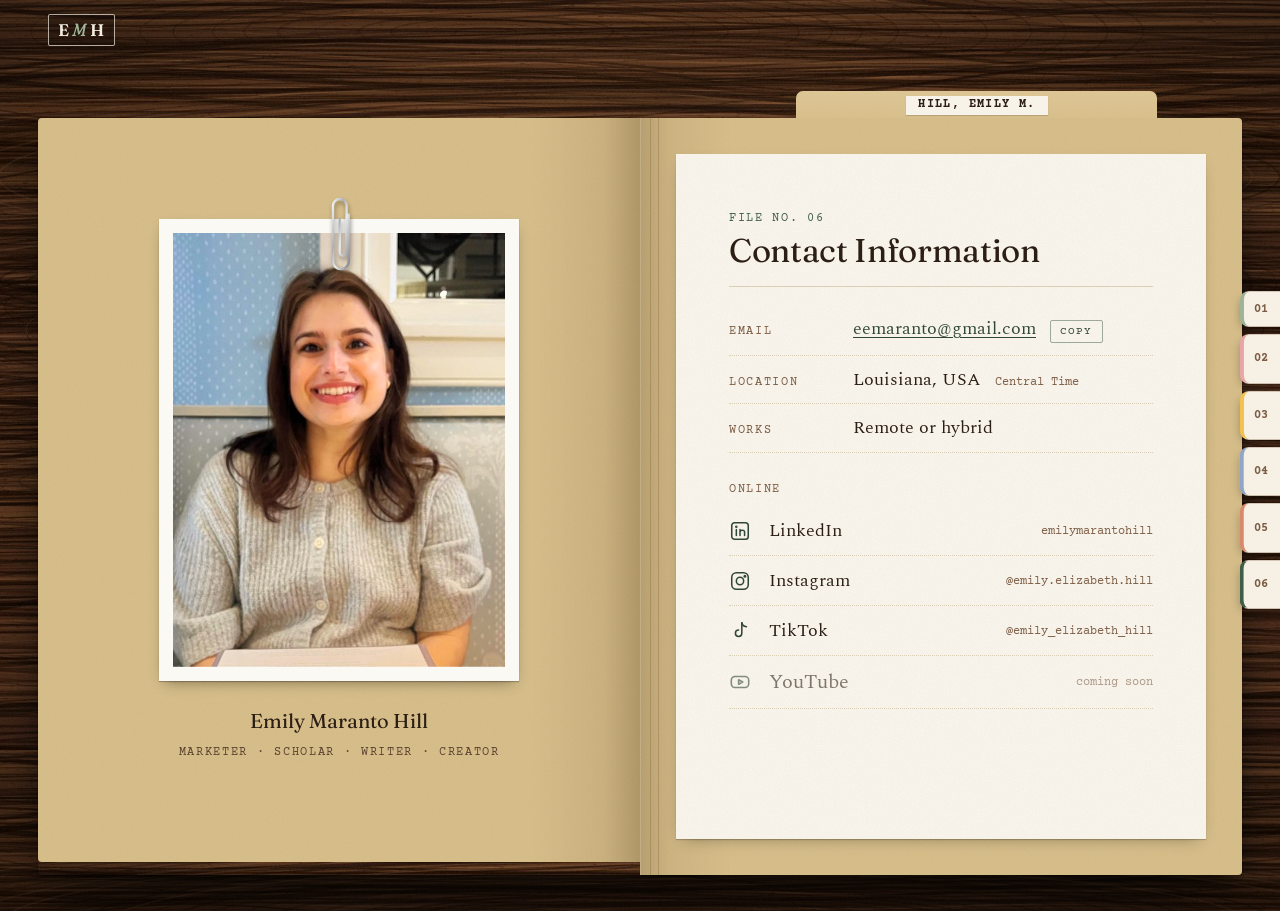
<file: contact.html>
<!doctype html>
<html lang="en">
<head>
  <meta charset="utf-8">
  <meta name="viewport" content="width=device-width, initial-scale=1">
  <title>Contact · Emily Maranto Hill</title>
  <meta name="description" content="Emily Maranto Hill — marketer, academic, writer, and content creator.">
  <link rel="icon" href="favicon.ico" sizes="48x48">
  <link rel="icon" type="image/png" sizes="32x32" href="assets/favicon-32.png">
  <link rel="icon" type="image/png" sizes="16x16" href="assets/favicon-16.png">
  <link rel="apple-touch-icon" href="assets/apple-touch-icon.png">
  <link rel="stylesheet" href="css/fonts.css">
  <link rel="stylesheet" href="css/styles.css">
  <link rel="stylesheet" href="css/contact.css">
</head>
<body class="has-desk on-desk">
  <a class="skip" href="#main">Skip to content</a>

  <header class="masthead">
    <a class="monogram" href="./" aria-label="Emily Maranto Hill, home">
      <span>E</span><span>M</span><span>H</span>
    </a>
    <button class="menu-toggle" aria-expanded="false" aria-controls="site-nav">Menu</button>
    <nav id="site-nav" class="site-nav" aria-label="Main">
      <ol>
        <li><a class="navlink" href="./#rolodex">Rolodex</a></li>
        <li><a class="swap" href="./#about"><span class="swap__a">The Fine Print</span><span class="swap__b">About Emily</span></a></li>
        <li class="has-drop">
          <button class="swap drop-toggle" type="button" aria-expanded="false" aria-controls="drop-links"><span class="swap__a">The Links You're Looking For</span><span class="swap__b">Résumé &amp; CV</span></button>
          <div class="drop" id="drop-links">
            <ul>
              <li><a href="assets/Emily_Maranto_Hill_Resume.pdf" target="_blank" rel="noopener">Résumé <small>PDF</small></a></li>
              <li><a href="assets/Emily_Hill_CV.pdf" target="_blank" rel="noopener">Academic CV <small>PDF</small></a></li>
              <li><a href="https://www.linkedin.com/in/emilymarantohill/" rel="noopener">LinkedIn <small>↗</small></a></li>
              <li><a href="./#links">Other links <small>→</small></a></li>
            </ul>
          </div>
        </li>
        <li><a class="swap" href="./#read-me"><span class="swap__a">Read Me</span><span class="swap__b">Published &amp; In-Progress Work</span></a></li>
        <li><a class="swap" href="./#press"><span class="swap__a">In the Papers</span><span class="swap__b">Press</span></a></li>
        <li class="nav-contact"><a class="swap" href="contact.html"><span class="swap__a">Don't Be a Stranger</span><span class="swap__b">Contact Info</span></a></li>
      </ol>
    </nav>
  </header>

  <main id="main" class="topdesk">
    <div class="topdesk__wood" aria-hidden="true"></div>

    <!-- an open manila file folder, lying square on the desk -->
    <article class="ofolder" aria-labelledby="contact-title">
      <span class="ofolder__tab" aria-hidden="true"><span>HILL, EMILY M.</span></span>

      <!-- left page: the photograph -->
      <section class="ofolder__page ofolder__page--left">
        <figure class="photo">
          <svg class="photo__clip" viewBox="0 0 40 110" aria-hidden="true"><use href="#paperclip"/></svg>
          <img src="assets/headshot.jpg" alt="Emily Maranto Hill" width="612" height="800">
        </figure>
        <p class="ofolder__caption">Emily Maranto Hill<br><span class="ofolder__roles">Marketer · Scholar · Writer · Creator</span></p>
      </section>

      <!-- right page: a typed sheet with the details -->
      <section class="ofolder__page ofolder__page--right">
        <div class="sheet-paper">
          <header class="sheet-paper__head">
            <p class="sheet-paper__file">File No. 06</p>
            <h1 id="contact-title">Contact Information</h1>
          </header>

          <dl class="facts">
            <div class="facts__row">
              <dt>Email</dt>
              <dd><a href="mailto:eemaranto@gmail.com">eemaranto@gmail.com</a>
                <button class="copy" type="button" data-copy="eemaranto@gmail.com">Copy</button></dd>
            </div>
            <div class="facts__row">
              <dt>Location</dt>
              <dd>Louisiana, USA <small>Central Time</small></dd>
            </div>
            <div class="facts__row">
              <dt>Works</dt>
              <dd>Remote or hybrid</dd>
            </div>
          </dl>

          <h2 class="sheet-paper__sub">Online</h2>
          <ul class="socials">
            <li><a href="https://www.linkedin.com/in/emilymarantohill/" rel="noopener" target="_blank">
              <svg viewBox="0 0 24 24" aria-hidden="true"><rect x="3" y="3" width="18" height="18" rx="3"/><path d="M8 10.5V17"/><circle cx="8" cy="7.4" r="0.6"/><path d="M12 17v-6.5M12 13.2c0-2.2 5-3 5 0V17"/></svg>
              <span>LinkedIn</span><small>emilymarantohill</small></a></li>
            <li><a href="https://www.instagram.com/emily.elizabeth.hill/" rel="noopener" target="_blank">
              <svg viewBox="0 0 24 24" aria-hidden="true"><rect x="3" y="3" width="18" height="18" rx="5"/><circle cx="12" cy="12" r="4"/><circle cx="17.3" cy="6.7" r="0.8"/></svg>
              <span>Instagram</span><small>@emily.elizabeth.hill</small></a></li>
            <li><a href="https://www.tiktok.com/@emily_elizabeth_hill" rel="noopener" target="_blank">
              <svg viewBox="0 0 24 24" aria-hidden="true"><path d="M14 3v11.5a3.5 3.5 0 1 1-3.5-3.5"/><path d="M14 3c.6 2.6 2.6 4.2 5 4.3"/></svg>
              <span>TikTok</span><small>@emily_elizabeth_hill</small></a></li>
            <li><span class="socials__soon">
              <svg viewBox="0 0 24 24" aria-hidden="true"><rect x="2.5" y="6" width="19" height="12" rx="4"/><path d="M10.5 9.5l4.5 2.5-4.5 2.5z"/></svg>
              <span>YouTube</span><small>coming soon</small></span></li>
          </ul>
        </div>
      </section>
    </article>

    <!-- the paper clip, drawn once -->
    <svg width="0" height="0" style="position:absolute" aria-hidden="true">
      <defs>
        <linearGradient id="steel" x1="0" y1="0" x2="1" y2="1">
          <stop offset="0" stop-color="#f4f4f2"/><stop offset="0.35" stop-color="#a9adb3"/>
          <stop offset="0.55" stop-color="#e9eaec"/><stop offset="1" stop-color="#7d8188"/>
        </linearGradient>
        <symbol id="paperclip" viewBox="0 0 40 110">
          <path d="M21 34 V78 a4.5 4.5 0 0 0 9 0 V16 a9 9 0 0 0 -18 0 V90 a10.5 10.5 0 0 0 21 0 V28"
                fill="none" stroke="url(#steel)" stroke-width="3.2" stroke-linecap="round"/>
        </symbol>
      </defs>
    </svg>
  </main>

  <script src="js/site.js"></script>
  <script src="js/contact.js"></script>
</body>
</html>
</file>
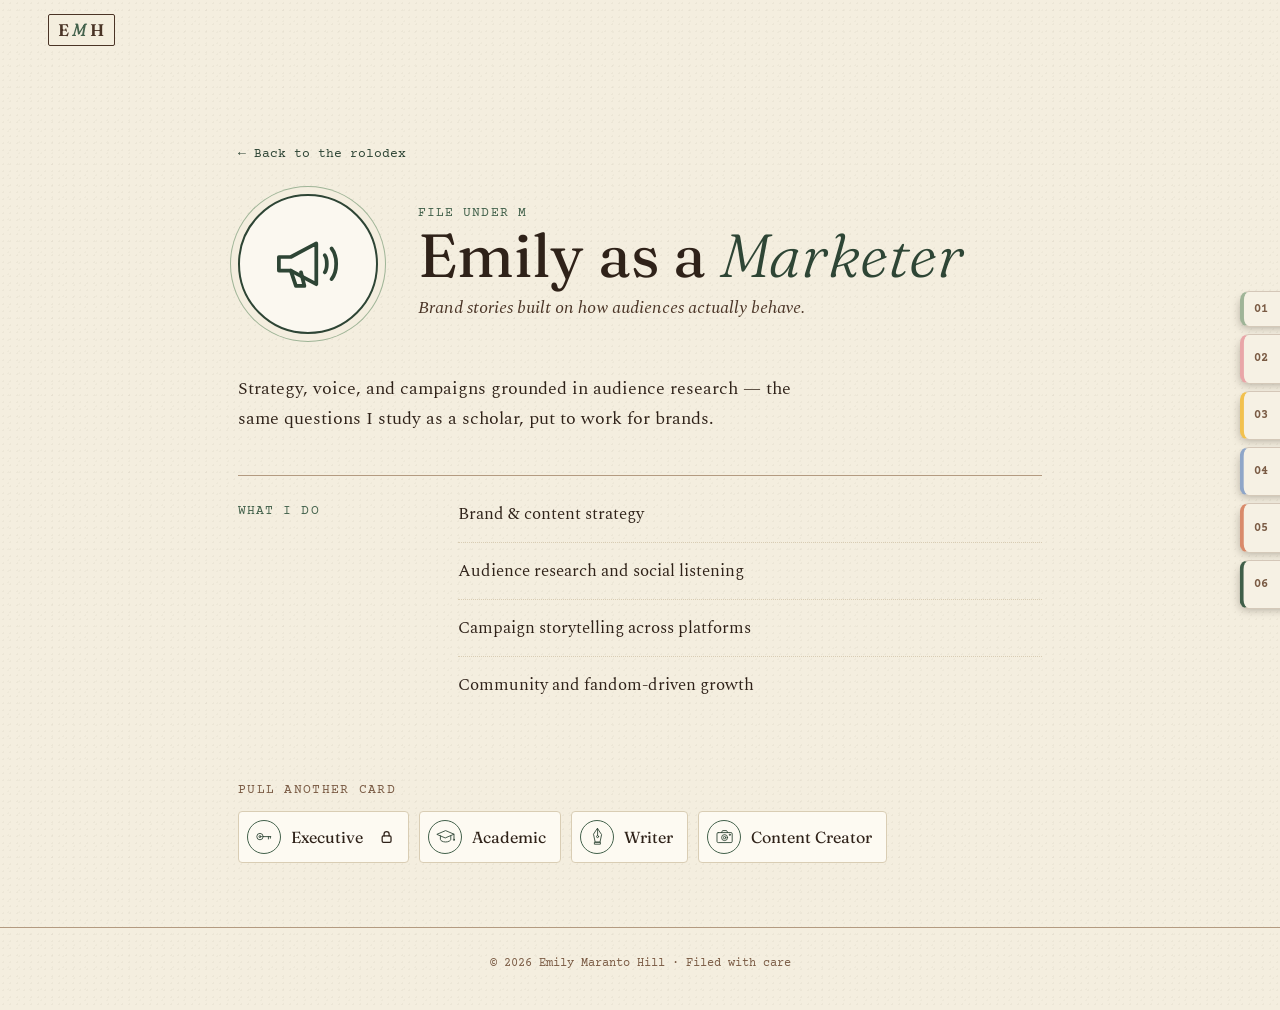
<file: persona.html>
<!doctype html>
<html lang="en">
<head>
  <meta charset="utf-8">
  <meta name="viewport" content="width=device-width, initial-scale=1">
  <title>Emily Maranto Hill</title>
  <meta name="description" content="Emily Maranto Hill — marketer, academic, writer, and content creator.">
  <link rel="icon" href="favicon.ico" sizes="48x48">
  <link rel="icon" type="image/png" sizes="32x32" href="assets/favicon-32.png">
  <link rel="icon" type="image/png" sizes="16x16" href="assets/favicon-16.png">
  <link rel="apple-touch-icon" href="assets/apple-touch-icon.png">
  <link rel="stylesheet" href="css/fonts.css">
  <link rel="stylesheet" href="css/styles.css">
</head>
<body>
  <a class="skip" href="#main">Skip to content</a>

  <header class="masthead">
    <a class="monogram" href="./" aria-label="Emily Maranto Hill, home">
      <span>E</span><span>M</span><span>H</span>
    </a>
    <button class="menu-toggle" aria-expanded="false" aria-controls="site-nav">Menu</button>
    <nav id="site-nav" class="site-nav" aria-label="Main">
      <ol>
        <li><a class="navlink" href="./#rolodex">Rolodex</a></li>
        <li><a class="swap" href="./#about"><span class="swap__a">The Fine Print</span><span class="swap__b">About Emily</span></a></li>
        <li class="has-drop">
          <button class="swap drop-toggle" type="button" aria-expanded="false" aria-controls="drop-links"><span class="swap__a">The Links You're Looking For</span><span class="swap__b">Résumé &amp; CV</span></button>
          <div class="drop" id="drop-links">
            <ul>
              <li><a href="assets/Emily_Maranto_Hill_Resume.pdf" target="_blank" rel="noopener">Résumé <small>PDF</small></a></li>
              <li><a href="assets/Emily_Hill_CV.pdf" target="_blank" rel="noopener">Academic CV <small>PDF</small></a></li>
              <li><a href="https://www.linkedin.com/in/emilymarantohill/" rel="noopener">LinkedIn <small>↗</small></a></li>
              <li><a href="./#links">Other links <small>→</small></a></li>
            </ul>
          </div>
        </li>
        <li><a class="swap" href="./#read-me"><span class="swap__a">Read Me</span><span class="swap__b">Published &amp; In-Progress Work</span></a></li>
        <li><a class="swap" href="./#press"><span class="swap__a">In the Papers</span><span class="swap__b">Press</span></a></li>
        <li class="nav-contact"><a class="swap" href="contact.html"><span class="swap__a">Don't Be a Stranger</span><span class="swap__b">Contact Info</span></a></li>
      </ol>
    </nav>
  </header>

  <main id="main">
    <article class="persona" id="persona">
      <a class="persona__back" href="./#rolodex">← Back to the rolodex</a>
    </article>
    <nav class="persona-switch" id="persona-switch" aria-label="Other cards"></nav>
  </main>

  <footer class="colophon">
    <p>© <span id="year"></span> Emily Maranto Hill · Filed with care</p>
  </footer>

  <script src="js/locked.js"></script>
  <script src="js/personas.js"></script>
  <script src="js/site.js"></script>
  <script src="js/tv-wall.js"></script>
  <script src="js/persona.js"></script>
</body>
</html>
</file>
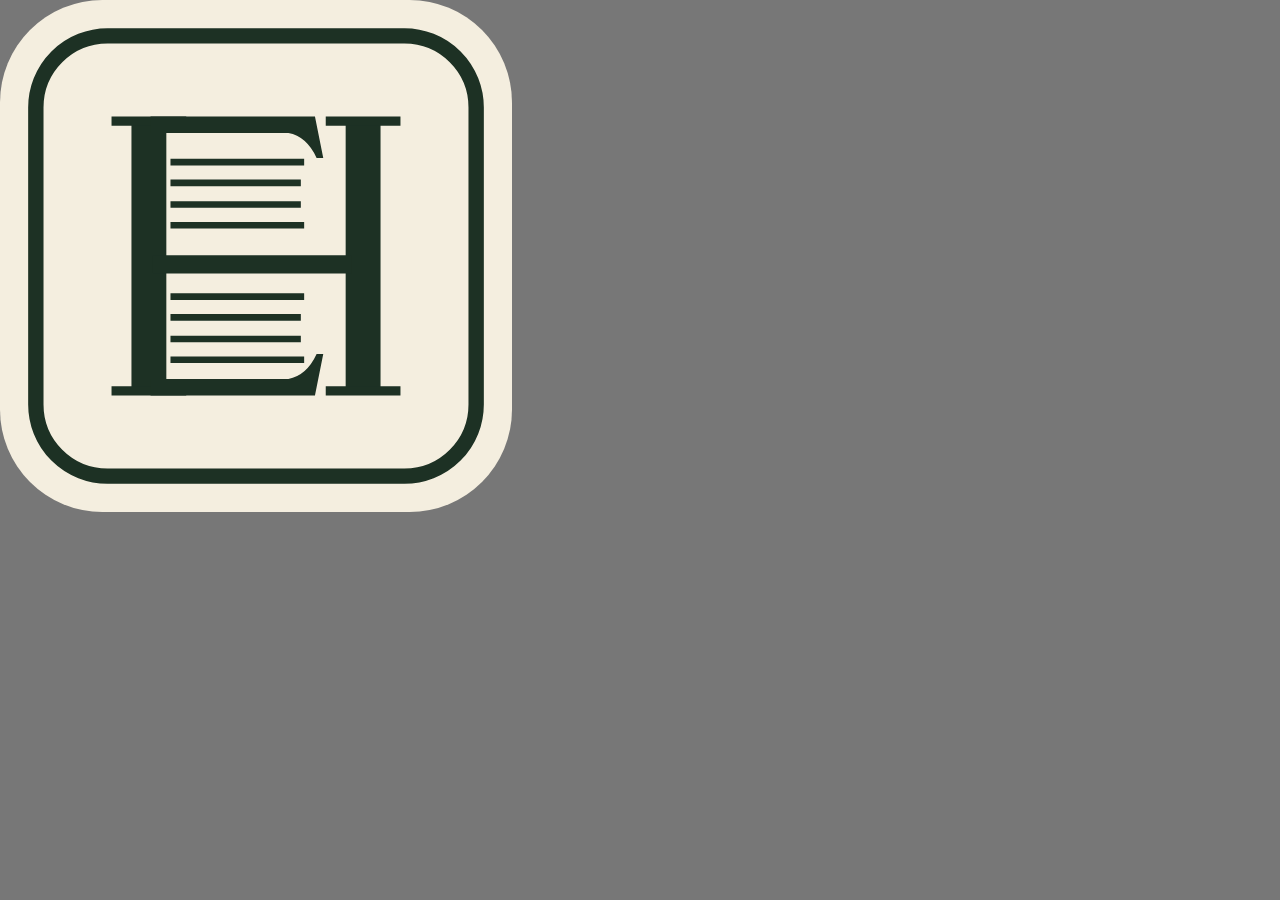
<file: tools/favicon.html>
<!doctype html>
<!-- Dev tool: draws the site icon (browser tab, home screen): the E H monogram from the corner
     button, on an ivory tile. Not linked from the site. -->
<html lang="en"><head><meta charset="utf-8"><title>Icon</title>
<style>html,body{margin:0;background:#777}</style></head>
<body><canvas id="c"></canvas>
<script>
(() => {
  const q = new URLSearchParams(location.search), S = +(q.get("s") || 512), tiny = S <= 32;
  const c = document.getElementById("c"); c.width = c.height = S; const g = c.getContext("2d");
  const IVORY = "#f4eedf", GREEN = "#1d3124";
  // the tile: ivory, with the cards' double rule at larger sizes
  const r = S * 0.2;
  g.fillStyle = IVORY; g.beginPath(); g.roundRect(0, 0, S, S, r); g.fill();
  if (!tiny) {
    g.strokeStyle = GREEN; g.lineWidth = S * 0.03; const i = S * 0.07;
    g.beginPath(); g.roundRect(i, i, S - 2 * i, S - 2 * i, r * 0.7); g.stroke();
  }
  // the monogram: E H as a book on its side, drawn in the corner button's own units (viewBox 6 5.5 37 37)
  const pad = tiny ? S * 0.02 : S * 0.2, k = (S - 2 * pad) / 37;
  g.save(); g.translate(pad, pad); g.scale(k, k); g.translate(-6, -5.5);
  g.fillStyle = g.strokeStyle = GREEN;
  if (S > 16) {   // the leaves blur to a grey smudge at the smallest size
    g.lineWidth = tiny ? 1.1 : 0.8;
    g.stroke(new Path2D("M14.2 12.7H30.3M14.2 15.2H29.9M14.2 17.8H29.9M14.2 20.3H30.3M14.2 28.9H30.3M14.2 31.4H29.9M14.2 34H29.9M14.2 36.5H30.3"));
  }
  // each piece filled on its own, so where two overlap they don't cancel out
  "M9.5 8.2Q11.6 6.6 13.7 8.2V39.8Q11.6 41.4 9.5 39.8ZM7.1 7.2h9v1.1h-9ZM7.1 39.7h9v1.1h-9ZM35.3 8.2Q37.4 6.6 39.5 8.2V39.8Q37.4 41.4 35.3 39.8ZM32.9 7.2h9v1.1h-9ZM32.9 39.7h9v1.1h-9ZM11.8 7.2H31.6L32.6 12.2H31.8Q30.6 9.6 28.4 9.2H11.8ZM11.8 40.8H31.6L32.6 35.8H31.8Q30.6 38.4 28.4 38.8H11.8ZM12 23.9H36V26.1H12Z".split("M").filter(Boolean).forEach(d => g.fill(new Path2D("M" + d)));
  g.restore();
  window.__done = c.toDataURL("image/png");
})();
</script></body></html>
</file>
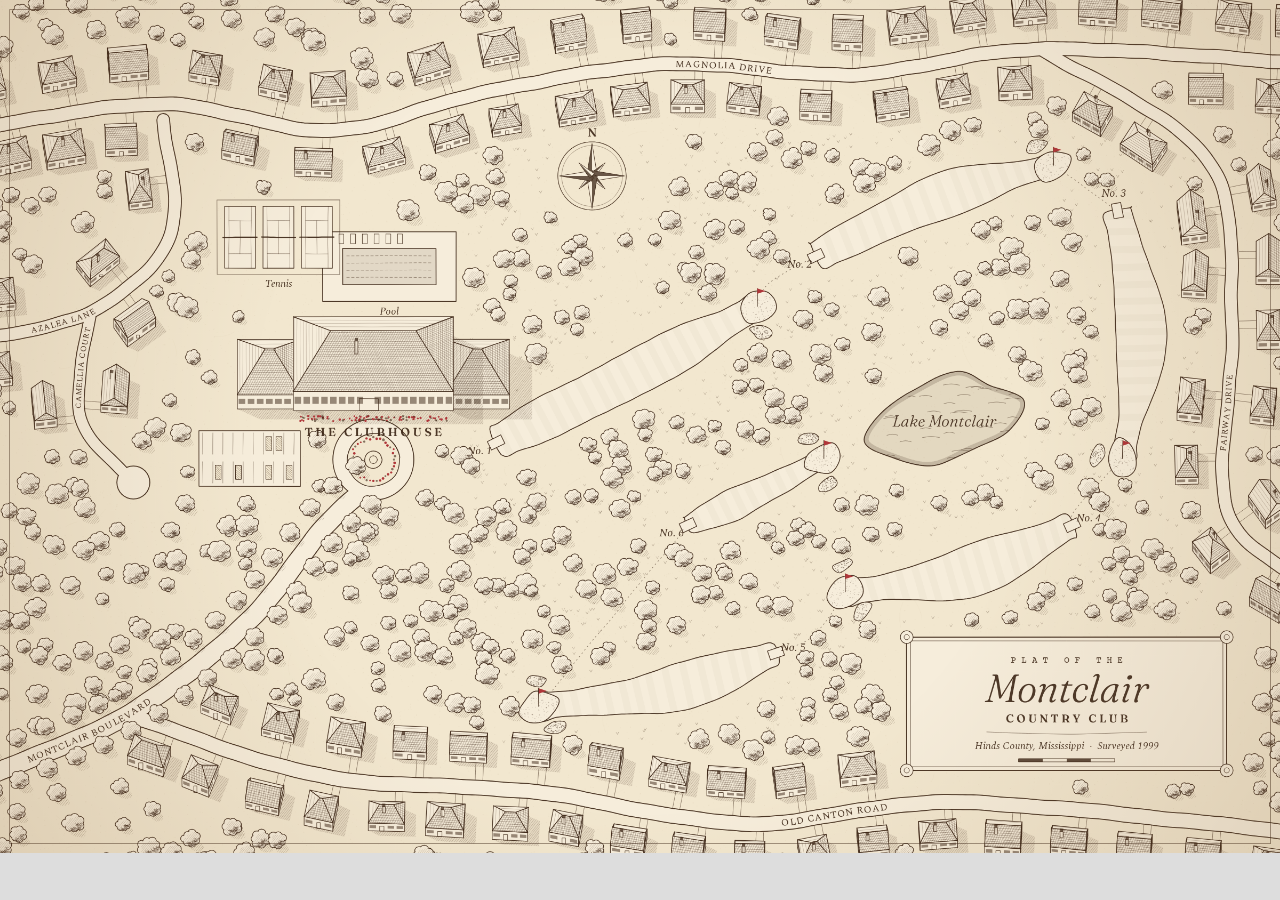
<file: tools/montclair-map.html>
<!doctype html>
<!-- Dev tool: draws the hand-inked plat of the Montclair Country Club used behind the
     Writer page. Not linked from the site. Render it and save the canvas as an image. -->
<html lang="en">
<head>
<meta charset="utf-8">
<title>Montclair plat</title>
<link rel="stylesheet" href="../css/fonts.css">
<style>html, body { margin: 0; background: #ddd; } canvas { display: block; width: 100%; height: auto; }</style>
</head>
<body>
<canvas id="c"></canvas>
<script>
(async function () {
const q = new URLSearchParams(location.search);
const W = +(q.get("w") || 2400), H = +(q.get("h") || 1600);
const SC = +(q.get("scale") || 1), BARE = q.get("bare") === "1", NOLAB = q.get("labels") === "0";   // labels=0: no lettering at all   // scale: output resolution; bare: no cartouche or compass
const cv = document.getElementById("c"); cv.width = W * SC; cv.height = H * SC;
const g = cv.getContext("2d"); g.scale(SC, SC);
await Promise.all(["italic 300 40px Fraunces", "400 40px Fraunces", "600 40px Fraunces", "italic 400 30px Spectral", "400 30px Spectral", "400 20px 'Courier Prime'"].map((f) => document.fonts.load(f)));

let seed = +(q.get("seed") || 11);
const rnd = () => { seed = (seed * 16807) % 2147483647; return (seed - 1) / 2147483646; };
const R = (a, b) => a + (b - a) * rnd();
const PAPER = "#f2e7cf", PAPER_L = "#f6eddb", INK = "rgba(58,36,20,0.9)", INK_S = "rgba(58,36,20,0.55)", RED = "#b0373a";
const P = (x, y) => ({ x, y });

/* ---------- curves and the inked line ---------- */
function spline(pts, closed = false, step = 6) {
  const out = [], n = pts.length;
  const get = (i) => closed ? pts[(i + n) % n] : pts[Math.max(0, Math.min(n - 1, i))];
  const segs = closed ? n : n - 1;
  for (let i = 0; i < segs; i++) {
    const p0 = get(i - 1), p1 = get(i), p2 = get(i + 1), p3 = get(i + 2);
    const len = Math.hypot(p2.x - p1.x, p2.y - p1.y), k = Math.max(2, Math.ceil(len / step));
    for (let j = 0; j < k; j++) {
      const t = j / k, t2 = t * t, t3 = t2 * t;
      out.push(P(0.5 * ((2 * p1.x) + (-p0.x + p2.x) * t + (2 * p0.x - 5 * p1.x + 4 * p2.x - p3.x) * t2 + (-p0.x + 3 * p1.x - 3 * p2.x + p3.x) * t3),
                 0.5 * ((2 * p1.y) + (-p0.y + p2.y) * t + (2 * p0.y - 5 * p1.y + 4 * p2.y - p3.y) * t2 + (-p0.y + 3 * p1.y - 3 * p2.y + p3.y) * t3)));
    }
  }
  if (!closed) out.push(pts[n - 1]);
  return out;
}
// a hand-drawn line: a gentle, smooth wobble, with the nib's pressure varying
function wobble(pts, amp = 0.9) {
  const a1 = R(0, 6.28), a2 = R(0, 6.28), f1 = R(0.02, 0.05), f2 = R(0.07, 0.13);
  let s = 0;
  return pts.map((p, i) => {
    if (i) s += Math.hypot(p.x - pts[i - 1].x, p.y - pts[i - 1].y);
    const q0 = pts[Math.max(0, i - 1)], q1 = pts[Math.min(pts.length - 1, i + 1)];
    let nx = -(q1.y - q0.y), ny = q1.x - q0.x; const l = Math.hypot(nx, ny) || 1; nx /= l; ny /= l;
    const o = amp * (Math.sin(s * f1 + a1) * 0.7 + Math.sin(s * f2 + a2) * 0.3);
    return P(p.x + nx * o, p.y + ny * o);
  });
}
function path(pts, closed) { g.beginPath(); pts.forEach((p, i) => (i ? g.lineTo(p.x, p.y) : g.moveTo(p.x, p.y))); if (closed) g.closePath(); }
function ink(pts, w = 1.6, color = INK, closed = false, amp = 0.9) {
  const p = wobble(pts, amp);
  g.strokeStyle = color; g.lineWidth = w; g.lineJoin = g.lineCap = "round";
  path(p, closed); g.stroke();
}
function line(x1, y1, x2, y2, w = 1.2, color = INK) { ink(spline([P(x1, y1), P(x2, y2)], false, 5), w, color, false, 0.5); }
function hatch(clipPts, ang, gap, w = 0.9, color = INK_S, jitter = 0.6) {
  g.save(); path(clipPts, true); g.clip();
  const xs = clipPts.map((p) => p.x), ys = clipPts.map((p) => p.y);
  const cx = (Math.min(...xs) + Math.max(...xs)) / 2, cy = (Math.min(...ys) + Math.max(...ys)) / 2;
  const r = Math.hypot(Math.max(...xs) - Math.min(...xs), Math.max(...ys) - Math.min(...ys)) / 2 + 4;
  const dx = Math.cos(ang), dy = Math.sin(ang);
  for (let o = -r; o <= r; o += gap * R(0.85, 1.15)) {
    const ox = cx - dy * o, oy = cy + dx * o;
    ink([P(ox - dx * r, oy - dy * r), P(ox + dx * r, oy + dy * r)].flatMap((p, i, a) => i ? spline(a, false, 6) : []), w, color, false, jitter);
  }
  g.restore();
}
function stipple(clipPts, n, color = INK_S, rr = 0.9) {
  g.save(); path(clipPts, true); g.clip(); g.fillStyle = color;
  const xs = clipPts.map((p) => p.x), ys = clipPts.map((p) => p.y);
  for (let i = 0; i < n; i++) { g.beginPath(); g.arc(R(Math.min(...xs), Math.max(...xs)), R(Math.min(...ys), Math.max(...ys)), rr * R(0.6, 1.2), 0, 6.283); g.fill(); }
  g.restore();
}
function blob(cx, cy, rx, ry, n = 9, rough = 0.18, rot = 0) {
  const pts = [];
  for (let i = 0; i < n; i++) {
    const a = (i / n) * 6.283, k = 1 + R(-rough, rough);
    const x = Math.cos(a) * rx * k, y = Math.sin(a) * ry * k;
    pts.push(P(cx + x * Math.cos(rot) - y * Math.sin(rot), cy + x * Math.sin(rot) + y * Math.cos(rot)));
  }
  return spline(pts, true, 5);
}
function offsetPoly(pts, d) {   // offset an open polyline sideways
  return pts.map((p, i) => {
    const a = pts[Math.max(0, i - 1)], b = pts[Math.min(pts.length - 1, i + 1)];
    let nx = -(b.y - a.y), ny = b.x - a.x; const l = Math.hypot(nx, ny) || 1;
    return P(p.x + nx / l * d, p.y + ny / l * d);
  });
}
function along(pts) { const L = [0]; for (let i = 1; i < pts.length; i++) L.push(L[i - 1] + Math.hypot(pts[i].x - pts[i - 1].x, pts[i].y - pts[i - 1].y)); return L; }
function pointAt(pts, L, s) {
  let i = 1; while (i < L.length - 1 && L[i] < s) i++;
  const t = (s - L[i - 1]) / ((L[i] - L[i - 1]) || 1), a = pts[i - 1], b = pts[i];
  return { x: a.x + (b.x - a.x) * t, y: a.y + (b.y - a.y) * t, ang: Math.atan2(b.y - a.y, b.x - a.x) };
}

/* ---------- an occupancy mask, so nothing is drawn on top of anything else ---------- */
const MS = 4, mk = document.createElement("canvas"); mk.width = W / MS; mk.height = H / MS;
const m = mk.getContext("2d"); m.fillStyle = "#fff"; m.fillRect(0, 0, mk.width, mk.height); m.setTransform(1 / MS, 0, 0, 1 / MS, 0, 0);
m.fillStyle = m.strokeStyle = "#000"; m.lineCap = m.lineJoin = "round";
let md = null;
const mark = (fn) => { fn(m); md = null; };
const free = (x, y) => {
  if (x < 0 || y < 0 || x >= W || y >= H) return true;
  if (!md) md = m.getImageData(0, 0, mk.width, mk.height).data;
  return md[((y / MS | 0) * mk.width + (x / MS | 0)) * 4] > 128;
};
const markPoly = (pts, pad = 0) => mark((c) => { c.lineWidth = pad * 2; c.beginPath(); pts.forEach((p, i) => (i ? c.lineTo(p.x, p.y) : c.moveTo(p.x, p.y))); c.closePath(); c.fill(); if (pad) c.stroke(); });
const markLine = (pts, w) => mark((c) => { c.lineWidth = w; c.beginPath(); pts.forEach((p, i) => (i ? c.lineTo(p.x, p.y) : c.moveTo(p.x, p.y))); c.stroke(); });

/* ---------- paper ---------- */
g.fillStyle = PAPER; g.fillRect(0, 0, W, H);
for (let i = 0; i < W * H / 260; i++) { g.fillStyle = `rgba(120,90,50,${R(0.02, 0.06)})`; g.fillRect(R(0, W), R(0, H), R(0.6, 2), R(0.6, 2)); }
for (let i = 0; i < 140; i++) { g.strokeStyle = `rgba(140,110,70,${R(0.03, 0.07)})`; g.lineWidth = 0.7; const x = R(0, W), y = R(0, H), a = R(0, 6.28), l = R(8, 30); g.beginPath(); g.moveTo(x, y); g.quadraticCurveTo(x + Math.cos(a) * l, y + Math.sin(a + 0.6) * l, x + Math.cos(a + 0.3) * l * 1.6, y + Math.sin(a + 0.3) * l * 1.6); g.stroke(); }

/* ---------- reserved areas: the cartouche and the compass ---------- */
const CART = { x: 1700, y: 1195, w: 600, h: 250 }, COMPASS = { x: 1110, y: 330, r: 64 };
if (!BARE) markPoly([P(CART.x, CART.y), P(CART.x + CART.w, CART.y), P(CART.x + CART.w, CART.y + CART.h), P(CART.x, CART.y + CART.h)], 20);
if (!BARE) mark((c) => { c.beginPath(); c.arc(COMPASS.x, COMPASS.y, COMPASS.r + 26, 0, 6.283); c.fill(); });

/* ---------- the golf course ---------- */
const holes = [
  { n: 1, pts: [P(930, 830), P(1180, 705), P(1420, 575)], w: 92 },
  { n: 2, pts: [P(1530, 480), P(1760, 370), P(1975, 310)], w: 84 },
  { n: 3, pts: [P(2095, 395), P(2140, 630), P(2105, 860)], w: 88 },
  { n: 4, pts: [P(2010, 985), P(1810, 1075), P(1585, 1110)], w: 88 },
  { n: 5, pts: [P(1455, 1225), P(1250, 1295), P(1010, 1325)], w: 82 },
  { n: 6, pts: [P(1290, 985), P(1420, 925), P(1545, 860)], w: 58 }
];
const pond = blob(1770, 790, 135, 78, 10, 0.16, -0.25);
const fairways = holes.map((h) => {
  const c = spline(h.pts, false, 8), L = along(c), T = L[L.length - 1];
  const left = [], right = [];
  c.forEach((p, i) => {
    const t = L[i] / T, w = h.w * (0.55 + 0.45 * Math.sin(Math.PI * Math.min(1, t * 1.15))) * (1 + 0.12 * Math.sin(t * 9 + h.n));
    const a = c[Math.max(0, i - 1)], b = c[Math.min(c.length - 1, i + 1)];
    let nx = -(b.y - a.y), ny = b.x - a.x; const l = Math.hypot(nx, ny) || 1; nx /= l; ny /= l;
    left.push(P(p.x + nx * w / 2, p.y + ny * w / 2)); right.push(P(p.x - nx * w / 2, p.y - ny * w / 2));
  });
  const ctrl = [...left.filter((_, i) => i % 6 === 0), left[left.length - 1], ...right.reverse().filter((_, i) => i % 6 === 0), right[right.length - 1]];
  return { h, outline: spline(ctrl, true, 5), c };
});
fairways.forEach((f) => markPoly(f.outline, 26));
markPoly(pond, 22);

// the rough: little tufts of grass across the open ground of the course
const course = [P(880, 240), P(2240, 240), P(2260, 1180), P(1640, 1180), P(1500, 1400), P(940, 1400), P(870, 900)];
g.save(); path(course, true); g.clip();
for (let i = 0; i < 1400; i++) {
  const x = R(860, 2260), y = R(230, 1410);
  if (!free(x, y)) continue;
  g.strokeStyle = `rgba(58,36,20,${R(0.25, 0.45)})`; g.lineWidth = 0.8;
  g.beginPath(); g.moveTo(x - 2.5, y - 3); g.lineTo(x, y + 1); g.lineTo(x + 2.5, y - 3.5); g.stroke();
}
g.restore();

// cart path: a dotted line from each green to the next tee
g.setLineDash([2, 6]);
for (let i = 0; i < holes.length - 1; i++) {
  const a = holes[i].pts[2], b = holes[i + 1].pts[0];
  ink(spline([a, P((a.x + b.x) / 2 + R(-40, 40), (a.y + b.y) / 2 + R(-40, 40)), b], false, 6), 1.1, INK_S);
}
g.setLineDash([]);

// the pond
g.fillStyle = "rgba(96,78,58,0.10)"; path(pond, true); g.fill();
g.save(); path(pond, true); g.clip(); g.strokeStyle = "rgba(58,36,20,0.18)"; g.lineWidth = 16; path(pond, true); g.stroke(); g.restore();
g.save(); path(pond, true); g.clip();
for (let i = 0; i < 46; i++) { const x = R(1630, 1910), y = R(700, 880), l = R(14, 34); ink(spline([P(x, y), P(x + l / 2, y - 2), P(x + l, y)], false, 4), 0.9, INK_S, false, 0.4); }
g.restore();
ink(pond, 1.8, INK, true);

// fairways: mown stripes, then an inked edge
fairways.forEach((f) => {
  g.fillStyle = PAPER_L; path(f.outline, true); g.fill();
  const a = f.h.pts[0], b = f.h.pts[2];
  hatch(f.outline, Math.atan2(b.y - a.y, b.x - a.x) + Math.PI / 2, 30, 13, "rgba(120,96,60,0.035)", 0.3);   // faint mowing stripes
  ink(f.outline, 1.7, INK, true);
});
// tees, greens, flags and bunkers
holes.forEach((h) => {
  const [t, , gp] = h.pts, a = Math.atan2(h.pts[1].y - t.y, h.pts[1].x - t.x);
  const tee = [-1, 1].flatMap((sy) => [-1, 1].map((sx) => P(t.x + Math.cos(a) * 14 * sx * sy - Math.sin(a) * 9 * sy, t.y + Math.sin(a) * 14 * sx * sy + Math.cos(a) * 9 * sy)));
  g.fillStyle = PAPER_L; path(tee, true); g.fill(); ink(tee.concat([tee[0]]), 1.4, INK, false, 0.3);
  const green = blob(gp.x, gp.y, 36, 27, 8, 0.12, a);
  g.fillStyle = PAPER_L; path(green, true); g.fill();
  stipple(green, 140, "rgba(58,36,20,0.35)", 0.7);
  ink(green, 1.6, INK, true);
  for (const side of [-1, 1]) {
    if (rnd() < 0.25) continue;
    const bx = gp.x - Math.sin(a) * side * 46 - Math.cos(a) * 14, by = gp.y + Math.cos(a) * side * 46 - Math.sin(a) * 14;
    const bunker = blob(bx, by, 20, 11, 7, 0.25, a + R(-0.5, 0.5));
    g.fillStyle = PAPER_L; path(bunker, true); g.fill(); stipple(bunker, 120, INK_S, 0.8); ink(bunker, 1.3, INK, true);
  }
  line(gp.x, gp.y, gp.x, gp.y - 34, 1.3);
  g.fillStyle = RED; g.beginPath(); g.moveTo(gp.x, gp.y - 34); g.lineTo(gp.x + 15, gp.y - 29); g.lineTo(gp.x, gp.y - 24); g.closePath(); g.fill();
  g.font = "italic 400 21px Spectral"; g.fillStyle = INK; g.textAlign = "center";
  if (!NOLAB) g.fillText("No. " + h.n, t.x - Math.cos(a) * 34, t.y - Math.sin(a) * 34 + 7);
});
if (!NOLAB) { g.font = "italic 300 30px Fraunces"; g.fillStyle = INK; g.textAlign = "center"; g.fillText("Lake Montclair", 1770, 800); }

/* ---------- south of Old Canton Road: the rest of the town (when the sheet runs taller) ---------- */
const SOUTH = H > 1700;
const creek = SOUTH ? { name: "Sweetgum Creek", w: 34, pts: [P(-60, 3900), P(400, 3780), P(800, 3950), P(1200, 3850), P(1600, 4010), P(2000, 3880), P(2460, 3990)] } : null;
const millPond = SOUTH ? blob(2200, 6230, 125, 72, 10, 0.16, 0.2) : null;
if (SOUTH) {
  creek.c = wobble(spline(creek.pts, false, 6), 3);
  markLine(creek.c, creek.w + 40); markPoly(millPond, 22);
  // the creek: a band of water between wandering banks, rippled
  g.strokeStyle = "rgba(96,78,58,0.13)"; g.lineWidth = creek.w; g.lineCap = "round"; path(creek.c); g.stroke();
  for (const side of [-1, 1]) ink(offsetPoly(creek.c, side * creek.w / 2).map((p, i) => P(p.x, p.y + Math.sin(i * 0.21) * 2.5)), 1.5, INK);
  const CL = along(creek.c), CT = CL[CL.length - 1];
  for (let sx = 30; sx < CT; sx += R(28, 60)) { const p = pointAt(creek.c, CL, sx), l = R(12, 26), o = R(-8, 8), nx = -Math.sin(p.ang), ny = Math.cos(p.ang);
    ink(spline([P(p.x + nx * o, p.y + ny * o), P(p.x + nx * o + Math.cos(p.ang) * l, p.y + ny * o + Math.sin(p.ang) * l)], false, 4), 0.9, INK_S, false, 0.3); }
  g.fillStyle = "rgba(96,78,58,0.10)"; path(millPond, true); g.fill();
  g.save(); path(millPond, true); g.clip();
  for (let i = 0; i < 30; i++) { const x = R(2080, 2320), y = R(6170, 6290), l = R(14, 30); ink(spline([P(x, y), P(x + l / 2, y - 2), P(x + l, y)], false, 4), 0.9, INK_S, false, 0.4); }
  g.restore(); ink(millPond, 1.8, INK, true);
}

/* ---------- roads: a heavy ink stroke, then paper down the middle, so junctions merge ---------- */
const roads = [
  { name: "Montclair Boulevard", w: 34, pts: [P(-60, 1470), P(240, 1340), P(470, 1160), P(610, 985), P(700, 905)] },
  { name: "Magnolia Drive", w: 24, pts: [P(-60, 245), P(300, 195), P(620, 245), P(900, 175), P(1250, 120), P(1600, 140), P(1950, 92), P(2460, 120)] },
  { name: "Azalea Lane", w: 22, pts: [P(-60, 640), P(170, 585), P(320, 440), P(305, 225)] },
  { name: "Camellia Court", w: 20, pts: [P(170, 585), P(150, 780), P(250, 905)] },
  { name: "Old Canton Road", w: 26, pts: [P(240, 1340), P(600, 1455), P(1000, 1485), P(1400, 1545), P(1800, 1505), P(2460, 1565)] },
  { name: "Fairway Drive", w: 22, pts: [P(2460, 1100), P(2300, 955), P(2310, 610), P(2265, 300), P(1950, 92)] }
];
if (SOUTH) roads.push(
  { name: "Church Street", w: 24, pts: [P(1000, 1485), P(1040, 1900), P(985, 2400), P(1060, 2900), P(1020, 3400), P(1100, 4000), P(1050, 4600), P(1120, 5200), P(1080, 5800), P(1150, 6400), P(1100, H + 60)] },
  { name: "Pecan Grove Lane", w: 22, pts: [P(-60, 2250), P(400, 2180), P(800, 2280), P(1030, 2240), P(1400, 2160), P(1900, 2260), P(2460, 2200)] },
  { name: "Dogwood Circle", w: 20, pts: [P(1062, 2900), P(1400, 2700), P(1850, 2800), P(1990, 3120), P(1700, 3380), P(1300, 3330), P(1045, 3150)] },
  { name: "Begonia Lane", w: 20, pts: [P(-60, 3020), P(350, 2950), P(700, 3060), P(1050, 3020)] },
  { name: "Wisteria Court", w: 18, pts: [P(450, 2985), P(470, 3200), P(420, 3420)] },
  { name: "Old Jackson Road", w: 26, pts: [P(-60, 4520), P(600, 4430), P(1080, 4500), P(1600, 4570), P(2460, 4480)] },
  { name: "Live Oak Drive", w: 22, pts: [P(-60, 5420), P(500, 5310), P(1110, 5430), P(1700, 5330), P(2460, 5430)] },
  { name: "Mimosa Way", w: 20, pts: [P(500, 5312), P(450, 5800), P(560, 6300), P(500, 6700)] },
  { name: "Cypress Lane", w: 20, pts: [P(1800, 5335), P(1900, 5800), P(1830, 6400)] },
  { name: "Old Natchez Road", w: 26, pts: [P(-60, 6980), P(700, 6880), P(1400, 7000), P(2460, 6900)] }
);
roads.forEach((r) => { r.c = wobble(spline(r.pts, false, 6), 1.2); markLine(r.c, r.w + 30); });
const culs = [P(250, 905)];
if (SOUTH) culs.push(P(420, 3420), P(500, 6700), P(1830, 6400));
mark((c) => culs.forEach((p) => { c.beginPath(); c.arc(p.x, p.y, 44, 0, 6.283); c.fill(); }));
const drive = { x: 700, y: 862, r: 62 };   // the clubhouse's circular drive
mark((c) => { c.beginPath(); c.arc(drive.x, drive.y, drive.r + 28, 0, 6.283); c.fill(); });
function roadStroke(width, color) {
  g.strokeStyle = color; g.lineCap = g.lineJoin = "round";
  roads.forEach((r) => { g.lineWidth = r.w + width; path(r.c); g.stroke(); });
  culs.forEach((p) => { g.lineWidth = width; g.fillStyle = color; g.beginPath(); g.arc(p.x, p.y, 30 + width / 2, 0, 6.283); g.fill(); });
  g.lineWidth = 26 + width; g.beginPath(); g.arc(drive.x, drive.y, drive.r, 0, 6.283); g.stroke();
}
roadStroke(3.6, INK); roadStroke(0, PAPER_L);
// the drive's island: a fountain in a ring of begonias
const island = blob(drive.x, drive.y, drive.r - 13, drive.r - 13, 10, 0.03);
g.fillStyle = PAPER; path(island, true); g.fill(); ink(island, 1.5, INK, true);
for (let i = 0; i < 40; i++) { const a = (i / 40) * 6.283, rr = drive.r - 22 + R(-3, 3); g.fillStyle = i % 3 ? RED : "rgba(58,36,20,0.6)"; g.beginPath(); g.arc(drive.x + Math.cos(a) * rr, drive.y + Math.sin(a) * rr, R(1.6, 2.6), 0, 6.283); g.fill(); }
ink(blob(drive.x, drive.y, 16, 16, 8, 0.02), 1.4, INK, true); ink(blob(drive.x, drive.y, 7, 7, 6, 0.02), 1.1, INK, true);

/* ---------- pool, tennis, parking ---------- */
function rect(cx, cy, w, h, a = 0) {
  const c = Math.cos(a), s = Math.sin(a);
  return [[-1, -1], [1, -1], [1, 1], [-1, 1]].map(([x, y]) => P(cx + (x * w / 2) * c - (y * h / 2) * s, cy + (x * w / 2) * s + (y * h / 2) * c));
}
const closeR = (r) => r.concat([r[0]]);
const deck = rect(730, 500, 250, 130), pool = rect(730, 500, 175, 68);
markPoly(deck, 14);
g.fillStyle = PAPER_L; path(deck, true); g.fill(); ink(closeR(deck), 1.5, INK, false, 0.4);
g.fillStyle = "rgba(96,78,58,0.13)"; path(pool, true); g.fill(); ink(closeR(pool), 1.6, INK, false, 0.3);
for (let i = 1; i < 5; i++) { const y = 466 + i * 13.6; g.setLineDash([5, 4]); line(650, y, 810, y, 0.8, INK_S); g.setLineDash([]); }
for (let i = 0; i < 6; i++) { const lc = rect(640 + i * 22, 448, 9, 18); ink(closeR(lc), 0.9, INK, false, 0.2); }
const courts = [0, 1, 2].map((i) => rect(450 + i * 72, 445, 58, 116));
markPoly(rect(522, 445, 230, 140), 10);
ink(closeR(rect(522, 445, 230, 140)), 1.2, INK_S, false, 0.3);
courts.forEach((c, i) => {
  const cx = 450 + i * 72, cy = 445;
  g.fillStyle = PAPER_L; path(c, true); g.fill(); ink(closeR(c), 1.3, INK, false, 0.2);
  line(cx - 21, cy - 58, cx - 21, cy + 58, 0.8, INK_S); line(cx + 21, cy - 58, cx + 21, cy + 58, 0.8, INK_S);
  line(cx - 21, cy - 31, cx + 21, cy - 31, 0.8, INK_S); line(cx - 21, cy + 31, cx + 21, cy + 31, 0.8, INK_S);
  line(cx, cy - 31, cx, cy + 31, 0.8, INK_S); line(cx - 32, cy, cx + 32, cy, 2.2, INK);
});
const lot = rect(468, 860, 190, 104);
markPoly(lot, 10);
g.fillStyle = PAPER_L; path(lot, true); g.fill(); ink(closeR(lot), 1.4, INK, false, 0.3);
for (const row of [0, 1]) for (let i = 0; i <= 9; i++) { const x = 380 + i * 19, y0 = 812 + row * 54; line(x, y0, x, y0 + 40, 0.9, INK_S); }
for (let i = 0; i < 7; i++) { const x = 390 + Math.floor(R(0, 9)) * 19, y = R(0, 1) < 0.5 ? 832 : 886; const car = rect(x, y, 11, 26); g.fillStyle = PAPER; path(car, true); g.fill(); hatch(car, 0.7, 3, 0.7); ink(closeR(car), 1, INK, false, 0.2); }

/* ---------- buildings, seen from above and a little to the south ---------- */
const LIFT = 0.78, LIGHT = { x: -0.55, y: -0.45, z: 0.7 };
const pr = (x, y, z) => P(x, y - z * LIFT);
function house(cx, cy, ang, w, d, h, roof = "hip", opt = {}) {
  const c = Math.cos(ang), s = Math.sin(ang);
  const at = (lx, ly, z) => pr(cx + lx * c - ly * s, cy + lx * s + ly * c, z);
  const corner = [[-w / 2, -d / 2], [w / 2, -d / 2], [w / 2, d / 2], [-w / 2, d / 2]];
  const rh = Math.min(w, d) * (opt.pitch || 0.42);
  // cast shadow, to the lower right
  const sh = corner.map(([x, y]) => P(cx + x * c - y * s, cy + x * s + y * c));
  const shadow = sh.concat(sh.slice().reverse().map((p) => P(p.x + (h + rh) * 0.55, p.y + (h + rh) * 0.25)));
  const hull = convex(shadow);
  g.fillStyle = "rgba(58,36,20,0.06)"; path(hull, true); g.fill(); hatch(hull, -0.9, 3.4, 0.7, "rgba(58,36,20,0.35)", 0.3);
  // walls that face us
  for (let i = 0; i < 4; i++) {
    const [ax, ay] = corner[i], [bx, by] = corner[(i + 1) % 4];
    const nx = (ay + by) / 2 * -0 + ((bx - ax) === 0 ? Math.sign(ax) : 0), ny = (by - ay) === 0 ? Math.sign(ay) : 0;
    const wnx = nx * c - ny * s, wny = nx * s + ny * c;
    if (wny <= 0.05) continue;
    const quad = [at(ax, ay, 0), at(bx, by, 0), at(bx, by, h), at(ax, ay, h)];
    g.fillStyle = PAPER_L; path(quad, true); g.fill();
    const lit = wnx * LIGHT.x + wny * LIGHT.y < -0.15;
    if (!lit) hatch(quad, Math.PI / 2 + 0.1, 3.2, 0.7, "rgba(58,36,20,0.45)", 0.2);
    const len = Math.hypot(bx - ax, by - ay), nWin = Math.max(1, Math.floor(len / 16));
    for (let k = 0; k < nWin; k++) {
      const t = (k + 0.5) / nWin;
      if (opt.door && i === 2 && k === Math.floor(nWin / 2)) {
        const p1 = at(ax + (bx - ax) * (t - 0.06), ay + (by - ay) * (t - 0.06), 0), p2 = at(ax + (bx - ax) * (t + 0.06), ay + (by - ay) * (t + 0.06), h * 0.62);
        ink(closeR([p1, P(p2.x, p1.y), p2, P(p1.x, p2.y)]), 0.9, INK, false, 0.15); continue;
      }
      const u0 = t - 0.18 / nWin * 2, u1 = t + 0.18 / nWin * 2;
      const q0 = at(ax + (bx - ax) * u0, ay + (by - ay) * u0, h * 0.35), q1 = at(ax + (bx - ax) * u1, ay + (by - ay) * u1, h * 0.35);
      const q2 = at(ax + (bx - ax) * u1, ay + (by - ay) * u1, h * 0.72), q3 = at(ax + (bx - ax) * u0, ay + (by - ay) * u0, h * 0.72);
      g.fillStyle = "rgba(58,36,20,0.5)"; path([q0, q1, q2, q3], true); g.fill();
    }
    ink(closeR(quad), 1.2, INK, false, 0.25);
  }
  // roof planes
  const long = w >= d, hw = w / 2, hd = d / 2;
  let r1, r2;
  if (roof === "gable") { r1 = long ? [-hw, 0] : [0, -hd]; r2 = long ? [hw, 0] : [0, hd]; }
  else { const k = long ? hw - hd : hd - hw; r1 = long ? [-k, 0] : [0, -k]; r2 = long ? [k, 0] : [0, k]; }
  const C = corner.map(([x, y]) => [x, y, h]), Rg = [[...r1, h + rh], [...r2, h + rh]];
  let planes;
  if (long) planes = [[C[0], C[1], Rg[1], Rg[0]], [C[3], C[2], Rg[1], Rg[0]], [C[0], C[3], Rg[0]], [C[1], C[2], Rg[1]]];
  else planes = [[C[0], C[3], Rg[1], Rg[0]], [C[1], C[2], Rg[1], Rg[0]], [C[0], C[1], Rg[0]], [C[3], C[2], Rg[1]]];
  const world = (p) => [cx + p[0] * c - p[1] * s, cy + p[0] * s + p[1] * c, p[2]];
  planes = planes.map((pl) => pl.map(world)).filter((pl) => new Set(pl.map(String)).size >= 3);
  planes.sort((A, B) => A.reduce((t, p) => t + p[1], 0) / A.length - B.reduce((t, p) => t + p[1], 0) / B.length);
  planes.forEach((pl) => {
    const e1 = [pl[1][0] - pl[0][0], pl[1][1] - pl[0][1], pl[1][2] - pl[0][2]], e2 = [pl[2][0] - pl[0][0], pl[2][1] - pl[0][1], pl[2][2] - pl[0][2]];
    let n = [e1[1] * e2[2] - e1[2] * e2[1], e1[2] * e2[0] - e1[0] * e2[2], e1[0] * e2[1] - e1[1] * e2[0]];
    if (n[2] < 0) n = n.map((v) => -v);
    const nl = Math.hypot(...n), sh = (n[0] * LIGHT.x + n[1] * LIGHT.y + n[2] * LIGHT.z) / nl;
    const poly = pl.map((p) => pr(p[0], p[1], p[2]));
    g.fillStyle = PAPER_L; path(poly, true); g.fill();
    // shingle courses run along the eave
    const eave = Math.atan2(poly[1].y - poly[0].y, poly[1].x - poly[0].x);
    hatch(poly, eave, sh > 0.55 ? 6 : 4.2, 0.7, `rgba(58,36,20,${sh > 0.55 ? 0.35 : 0.5})`, 0.25);
    if (sh < 0.5) hatch(poly, eave + 1.2, 3, 0.7, "rgba(58,36,20,0.45)", 0.2);
    ink(closeR(poly), 1.3, INK, false, 0.25);
  });
  if (opt.chimney) {
    const [lx, ly] = [r1[0] * 0.4 + (long ? 0 : hd * 0.3), r1[1] * 0.4 + (long ? hd * 0.3 : 0)];
    const base = h + rh * 0.55, top = h + rh + 6;
    const cq = [at(lx - 3, ly + 3, base), at(lx + 3, ly + 3, base), at(lx + 3, ly + 3, top), at(lx - 3, ly + 3, top)];
    g.fillStyle = PAPER_L; path(cq, true); g.fill(); hatch(cq, 1.6, 2.5, 0.6); ink(closeR(cq), 1, INK, false, 0.1);
    const ct = [at(lx - 3, ly - 3, top), at(lx + 3, ly - 3, top), at(lx + 3, ly + 3, top), at(lx - 3, ly + 3, top)];
    g.fillStyle = "rgba(58,36,20,0.7)"; path(ct, true); g.fill();
  }
}
function convex(pts) {
  const p = pts.slice().sort((a, b) => a.x - b.x || a.y - b.y), cr = (o, a, b) => (a.x - o.x) * (b.y - o.y) - (a.y - o.y) * (b.x - o.x);
  const lo = [], up = [];
  for (const q of p) { while (lo.length >= 2 && cr(lo[lo.length - 2], lo[lo.length - 1], q) <= 0) lo.pop(); lo.push(q); }
  for (const q of p.reverse()) { while (up.length >= 2 && cr(up[up.length - 2], up[up.length - 1], q) <= 0) up.pop(); up.push(q); }
  return lo.slice(0, -1).concat(up.slice(0, -1));
}

/* ---------- trees, in the reference's style: a lumpy crown, hatched on its shaded side ---------- */
function tree(x, y, r) {
  const sh = blob(x + r * 0.55, y + r * 0.35, r * 0.95, r * 0.6, 9, 0.12, 0.3);
  hatch(sh, -0.9, 3.2, 0.7, "rgba(58,36,20,0.4)", 0.3);
  const n = Math.max(7, Math.round(r / 2.6)), pts = [];
  for (let i = 0; i < n; i++) {
    const a0 = (i / n) * 6.283, a1 = ((i + 1) / n) * 6.283, k = R(0.88, 1.08);
    for (let j = 0; j <= 5; j++) {
      const t = j / 5, a = a0 + (a1 - a0) * t, bump = 1 + 0.16 * Math.sin(Math.PI * t);
      pts.push(P(x + Math.cos(a) * r * k * bump, y - r * 0.55 + Math.sin(a) * r * 0.92 * k * bump));
    }
  }
  g.fillStyle = PAPER_L; path(pts, true); g.fill();
  g.save(); path(pts, true); g.clip();
  for (let i = 0; i < r * 2.2; i++) {
    const a = R(-0.2, 2.2), rr = R(0.35, 1) * r, px = x + Math.cos(a) * rr * 0.9, py = y - r * 0.55 + Math.sin(a) * rr * 0.85;
    g.strokeStyle = "rgba(58,36,20,0.5)"; g.lineWidth = 0.8;
    g.beginPath(); g.arc(px, py, R(2, 4), Math.PI * 0.1, Math.PI * 0.9); g.stroke();
  }
  hatch(pts.map((p) => P(p.x + r * 0.35, p.y + r * 0.3)), -0.9, 3, 0.6, "rgba(58,36,20,0.35)", 0.2);
  g.restore();
  ink(pts, 1.3, INK, true, 0.3);
}

/* ---------- place the buildings and trees ---------- */
const things = [];   // drawn back to front
// the clubhouse: a long main block with two wings
const club = [
  { x: 700, y: 700, w: 300, d: 140, h: 46, roof: "hip", opt: { door: true, chimney: true, pitch: 0.4 } },
  { x: 505, y: 715, w: 120, d: 104, h: 34, roof: "hip", opt: {} },
  { x: 895, y: 715, w: 120, d: 104, h: 34, roof: "hip", opt: {} }
];
club.forEach((b) => { things.push({ y: b.y + b.d / 2, draw: () => house(b.x, b.y, 0, b.w, b.d, b.h, b.roof, b.opt) }); markPoly(rect(b.x, b.y - 10, b.w, b.d + 40), 16); });
// clubhouse beds of begonias along the front
const beds = () => { for (let i = 0; i < 90; i++) { const x = R(560, 840), y = R(780, 790); g.fillStyle = i % 3 ? RED : "rgba(58,36,20,0.6)"; g.beginPath(); g.arc(x, y, R(1.5, 2.4), 0, 6.283); g.fill(); } };
things.push({ y: 778, draw: beds });
if (SOUTH) {
  // a white clapboard church with a steeple, and its graveyard behind an iron fence
  const ch = { x: 1340, y: 4640 };
  markPoly(rect(ch.x, ch.y - 20, 160, 140), 12);
  things.push({ y: ch.y + 35, draw: () => house(ch.x, ch.y, 0, 130, 70, 34, "gable", { door: true, pitch: 0.75 }) });
  things.push({ y: ch.y + 50, draw: () => house(ch.x - 78, ch.y + 6, 0, 30, 30, 62, "hip", { pitch: 1.7 }) });
  const yard = rect(1500, 4880, 470, 300);
  markPoly(yard, 14);
  things.push({ y: 4700, draw: () => {
    g.setLineDash([1.5, 4]); ink(closeR(yard), 1.4, INK, false, 0.3); g.setLineDash([]);
    for (let row = 0; row < 7; row++) for (let i = 0; i < 13; i++) {
      if (rnd() < 0.22) continue;
      const x = 1290 + i * 33 + R(-4, 4), y = 4760 + row * 38 + R(-3, 3);
      if (rnd() < 0.15) { line(x, y - 9, x, y + 5, 1.6); line(x - 5, y - 4, x + 5, y - 4, 1.6); continue; }   // a cross
      const st = [P(x - 5, y + 4), P(x - 5, y - 5), P(x - 3, y - 8), P(x + 3, y - 8), P(x + 5, y - 5), P(x + 5, y + 4)];
      hatch([P(x + 5, y + 4), P(x + 12, y + 7), P(x + 12, y - 2), P(x + 5, y - 5)], -0.9, 2.4, 0.6, "rgba(58,36,20,0.4)", 0.2);
      g.fillStyle = PAPER_L; path(st, true); g.fill(); ink(st, 1.1, INK, true, 0.1);
    }
  } });
}

// houses along the streets
const roadHouses = ["Magnolia Drive", "Azalea Lane", "Camellia Court", "Old Canton Road", "Fairway Drive", "Montclair Boulevard",
  "Church Street", "Pecan Grove Lane", "Dogwood Circle", "Begonia Lane", "Wisteria Court", "Old Jackson Road", "Live Oak Drive", "Mimosa Way", "Cypress Lane", "Old Natchez Road"];
roads.filter((r) => roadHouses.includes(r.name)).forEach((r) => {
  const L = along(r.c), T = L[L.length - 1], blvd = r.name === "Montclair Boulevard";
  for (const side of [-1, 1]) {
    for (let s = R(20, 70); s < T; s += blvd ? 56 : R(105, 135)) {
      const p = pointAt(r.c, L, s), nx = -Math.sin(p.ang), ny = Math.cos(p.ang);
      if (blvd) {   // the boulevard is an allée of live oaks, not houses
        const tx = p.x + nx * side * (r.w / 2 + 20), ty = p.y + ny * side * (r.w / 2 + 20);
        if (free(tx, ty + 40 * 0) || true) things.push({ y: ty, draw: ((a, b) => () => tree(a, b, 17))(tx, ty) });
        continue;
      }
      const w = R(54, 74), d = R(40, 52), h = R(16, 22), off = r.w / 2 + 34 + d / 2;
      const hx = p.x + nx * side * off, hy = p.y + ny * side * off;
      const fp = rect(hx, hy, w + 20, d + 20, p.ang);
      if (!fp.every((q) => free(q.x, q.y)) || !free(hx, hy)) continue;
      markPoly(fp, 10);
      const opt = { door: true, chimney: rnd() < 0.6, pitch: R(0.36, 0.5) };
      things.push({ y: hy + d / 2, draw: ((a, b, c, ww, dd, hh, rf, o) => () => house(a, b, c, ww, dd, hh, rf, o))(hx, hy, p.ang, w, d, h, rnd() < 0.5 ? "hip" : "gable", opt) });
      // a driveway to the street
      const dx1 = p.x + nx * side * (r.w / 2 + 2), dy1 = p.y + ny * side * (r.w / 2 + 2), along1 = w * 0.32;
      things.push({ y: hy - 999, draw: ((x1, y1, x2, y2, a, b) => () => { line(x1 + a, y1 + b, x2 + a, y2 + b, 1, INK_S); line(x1 - a, y1 - b, x2 - a, y2 - b, 1, INK_S); })(dx1 + Math.cos(p.ang) * along1, dy1 + Math.sin(p.ang) * along1, hx + Math.cos(p.ang) * along1 - nx * side * (d / 2), hy + Math.sin(p.ang) * along1 - ny * side * (d / 2), Math.cos(p.ang) * 7, Math.sin(p.ang) * 7) });
    }
  }
});
// trees: dense round the edges of the course and through the back gardens, none on anything
for (let i = 0, placed = 0, k = H / 1600; i < 9000 * k && placed < 520 * k; i++) {
  const x = R(-20, W + 20), y = R(-10, H + 40), r = R(11, 20);
  if (!free(x, y) || !free(x - r, y) || !free(x + r, y) || !free(x, y - r * 1.4) || !free(x, y + r * 0.4)) continue;
  markPoly(blob(x, y - r * 0.4, r * 0.8, r * 0.8, 8, 0), 0);
  things.push({ y, draw: ((a, b, c) => () => tree(a, b, c))(x, y, r) });
  placed++;
}
things.sort((a, b) => a.y - b.y).forEach((t) => t.draw());

/* ---------- lettering: street names along their curves ---------- */
function textAlong(r, s0, size = 22) {
  const L = along(r.c), T = L[L.length - 1], txt = r.name.toUpperCase().split("").join(" ");
  g.font = `400 ${size}px Spectral`; g.fillStyle = INK;
  const wdt = g.measureText(txt).width; let s = Math.min(Math.max(s0, 10), T - wdt - 10);
  const flip = Math.cos(pointAt(r.c, L, s + wdt / 2).ang) < 0;
  const chars = flip ? [...txt].reverse() : [...txt];   // read upright: right to left along a path that runs leftward
  for (const ch of chars) {
    const cw = g.measureText(ch).width, p = pointAt(r.c, L, s + cw / 2);
    g.save(); g.translate(p.x, p.y); g.rotate(p.ang + (flip ? Math.PI : 0)); g.textAlign = "center"; g.fillText(ch, 0, size * 0.33); g.restore();
    s += cw;
  }
}
if (!NOLAB) {
textAlong(roads[1], 1350, 18); textAlong(roads[2], 120, 16); textAlong(roads[3], 30, 15);
textAlong(roads[4], 1250, 18); textAlong(roads[5], 330, 16); textAlong(roads[0], 120, 18);
if (SOUTH) {
  const at = { "Church Street": [700, 2700, 4300, 5900], "Pecan Grove Lane": [180, 1700], "Dogwood Circle": [420], "Begonia Lane": [120], "Wisteria Court": [60],
               "Old Jackson Road": [200, 1800], "Live Oak Drive": [160, 1750], "Mimosa Way": [120, 900], "Cypress Lane": [200], "Old Natchez Road": [260, 1700] };
  roads.slice(6).forEach((r) => (at[r.name] || [200]).forEach((sp) => textAlong(r, sp, 17)));
  g.font = "italic 300 26px Fraunces"; g.fillStyle = INK;
  [300, 1500].forEach((sp) => textAlong({ name: "Sweetgum Creek", c: offsetPoly(creek.c, -30) }, sp, 18));
  g.textAlign = "center"; g.font = "italic 300 26px Fraunces"; g.fillText("Mill Pond", 2200, 6238);
  g.font = "600 17px Fraunces"; g.fillText("S T.   A G N E S", 1340, 4720);
  g.font = "italic 400 18px Spectral"; g.fillText("Cemetery", 1500, 5052);
}
g.textAlign = "center"; g.fillStyle = INK;
g.font = "600 22px Fraunces"; g.fillText("T H E   C L U B H O U S E", 700, 818 + 0);
g.font = "italic 400 19px Spectral"; g.fillText("Pool", 730, 590); g.fillText("Tennis", 522, 538);
}

/* ---------- compass rose ---------- */
if (!BARE) {
  const { x, y, r } = COMPASS;
  ink(blob(x, y, r, r, 24, 0), 1.2, INK, true, 0.2); ink(blob(x, y, r - 7, r - 7, 24, 0), 0.8, INK_S, true, 0.2);
  for (let i = 0; i < 8; i++) {
    const a = i * Math.PI / 4 - Math.PI / 2, l = i % 2 ? r * 0.55 : r * 0.95, wv = i % 2 ? 6 : 10;
    const tip = P(x + Math.cos(a) * l, y + Math.sin(a) * l), lft = P(x + Math.cos(a - 1.5708) * wv, y + Math.sin(a - 1.5708) * wv), rgt = P(x + Math.cos(a + 1.5708) * wv, y + Math.sin(a + 1.5708) * wv);
    g.fillStyle = PAPER_L; path([P(x, y), lft, tip, rgt], true); g.fill();
    g.fillStyle = "rgba(58,36,20,0.75)"; path([P(x, y), lft, tip], true); g.fill();
    ink([P(x, y), lft, tip, rgt, P(x, y)], 1, INK, false, 0.1);
  }
  g.font = "600 22px Fraunces"; g.fillStyle = INK; g.textAlign = "center"; g.fillText("N", x, y - r - 10);
}

/* ---------- the cartouche ---------- */
if (!BARE) {
  const { x, y, w, h } = CART;
  g.fillStyle = PAPER_L; g.fillRect(x, y, w, h);
  ink(closeR(rect(x + w / 2, y + h / 2, w, h)), 2, INK, false, 0.3);
  ink(closeR(rect(x + w / 2, y + h / 2, w - 14, h - 14)), 0.9, INK, false, 0.3);
  for (const [cx, cy] of [[x, y], [x + w, y], [x + w, y + h], [x, y + h]]) { g.fillStyle = PAPER_L; g.beginPath(); g.arc(cx, cy, 12, 0, 6.283); g.fill(); ink(blob(cx, cy, 12, 12, 10, 0), 1.3, INK, true, 0.1); ink(blob(cx, cy, 5, 5, 8, 0), 1, INK, true, 0.1); }
  g.textAlign = "center"; g.fillStyle = INK;
  g.font = "400 17px 'Courier Prime'"; g.fillText("P L A T   O F   T H E", x + w / 2, y + 48);
  g.font = "italic 300 74px Fraunces"; g.fillText("Montclair", x + w / 2, y + 122);
  g.font = "600 21px Fraunces"; g.fillText("C O U N T R Y   C L U B", x + w / 2, y + 160);
  ink(spline([P(x + 150, y + 178), P(x + w / 2, y + 182), P(x + w - 150, y + 178)], false, 6), 1, INK_S, false, 0.2);
  g.font = "italic 400 19px Spectral"; g.fillText("Hinds County, Mississippi  ·  Surveyed 1999", x + w / 2, y + 210);
  // a scale bar
  const sx = x + w / 2 - 90, sy = y + 228;
  for (let i = 0; i < 4; i++) { g.fillStyle = i % 2 ? PAPER_L : "rgba(58,36,20,0.8)"; g.fillRect(sx + i * 45, sy, 45, 6); }
  g.strokeStyle = INK; g.lineWidth = 1; g.strokeRect(sx, sy, 180, 6);
}

// an inked border round the sheet, and the edges darkened with age
if (q.get("edge") !== "0") {   // edge=0: no border or darkened edges, for tiling
ink(closeR(rect(W / 2, H / 2, W - 36, H - 36)), 1.6, INK_S, false, 0.4);
const vg = g.createRadialGradient(W / 2, H / 2, Math.min(W, H) * 0.45, W / 2, H / 2, Math.hypot(W, H) * 0.6);
vg.addColorStop(0, "rgba(120,80,40,0)"); vg.addColorStop(1, "rgba(120,80,40,0.22)");
g.fillStyle = vg; g.fillRect(0, 0, W, H);
}

window.__done = true;
})();
</script>
</body>
</html>
</file>
<file: css/fonts.css>
/* Self-hosted so the 3D card faces can be painted with them reliably. */
@font-face { font-family: "Fraunces"; font-weight: 300; font-style: normal; font-display: swap; src: url(../vendor/fonts/fraunces-latin-300-normal.woff2) format("woff2"); }
@font-face { font-family: "Fraunces"; font-weight: 300; font-style: italic; font-display: swap; src: url(../vendor/fonts/fraunces-latin-300-italic.woff2) format("woff2"); }
@font-face { font-family: "Fraunces"; font-weight: 400; font-style: normal; font-display: swap; src: url(../vendor/fonts/fraunces-latin-400-normal.woff2) format("woff2"); }
@font-face { font-family: "Fraunces"; font-weight: 600; font-style: normal; font-display: swap; src: url(../vendor/fonts/fraunces-latin-600-normal.woff2) format("woff2"); }
@font-face { font-family: "Courier Prime"; font-weight: 400; font-display: swap; src: url(../vendor/fonts/courier-prime-latin-400-normal.woff2) format("woff2"); }
@font-face { font-family: "Courier Prime"; font-weight: 700; font-display: swap; src: url(../vendor/fonts/courier-prime-latin-700-normal.woff2) format("woff2"); }
@font-face { font-family: "Spectral"; font-weight: 300; font-style: normal; font-display: swap; src: url(../vendor/fonts/spectral-latin-300-normal.woff2) format("woff2"); }
@font-face { font-family: "Spectral"; font-weight: 400; font-style: normal; font-display: swap; src: url(../vendor/fonts/spectral-latin-400-normal.woff2) format("woff2"); }
@font-face { font-family: "Spectral"; font-weight: 400; font-style: italic; font-display: swap; src: url(../vendor/fonts/spectral-latin-400-italic.woff2) format("woff2"); }
@font-face { font-family: "Caveat"; font-weight: 500; font-display: swap; src: url(../vendor/fonts/caveat-latin-500-normal.woff2) format("woff2"); }
@font-face { font-family: "Pinyon Script"; font-weight: 400; font-display: swap; src: url(../vendor/fonts/pinyon-script-latin-400-normal.woff2) format("woff2"); }
@font-face { font-family: "IM Fell English"; font-weight: 400; font-style: normal; font-display: swap; src: url(../vendor/fonts/im-fell-english-latin-400-normal.woff2) format("woff2"); }
@font-face { font-family: "IM Fell English"; font-weight: 400; font-style: italic; font-display: swap; src: url(../vendor/fonts/im-fell-english-latin-400-italic.woff2) format("woff2"); }
@font-face { font-family: "IM Fell English SC"; font-weight: 400; font-display: swap; src: url(../vendor/fonts/im-fell-english-sc-latin-400-normal.woff2) format("woff2"); }
@font-face { font-family: "Petit Formal Script"; font-weight: 400; font-display: swap; src: url(../vendor/fonts/petit-formal-script-latin-400-normal.woff2) format("woff2"); }
</file>
<file: css/styles.css>
/* ==========================================================================
   Emily Maranto Hill — clean, vintage, card-file
   Palette: brown · ivory · green
   ========================================================================== */
:root {
  --ivory: #f4eedf;
  --paper: #fbf8f0;
  --card: #fdfaf2;
  --line: #d9cdb4;
  --brown-900: #2f2219;
  --brown-700: #4a3426;
  --brown-500: #7a5b44;
  --brown-300: #b39a80;
  --green-800: #2e4535;
  --green-600: #44624c;
  --green-300: #9fb497;
  --rust: #9b4a2f;

  --display: "Fraunces", "Iowan Old Style", Georgia, serif;
  --body: "Spectral", Georgia, serif;
  --type: "Courier Prime", "Courier New", monospace;

  --gutter: clamp(16px, 4vw, 48px);
  --max: 1180px;
  --card-w: min(360px, 78vw);
  --card-h: calc(var(--card-w) * 0.6);
}

*, *::before, *::after { box-sizing: border-box; }
html { scroll-behavior: smooth; scroll-padding-top: 88px; }
@media (prefers-reduced-motion: reduce) { html { scroll-behavior: auto; } }

body {
  margin: 0;
  background-color: var(--ivory);
  background-image:
    radial-gradient(rgba(74, 52, 38, 0.045) 1px, transparent 1px),
    radial-gradient(rgba(74, 52, 38, 0.03) 1px, transparent 1px);
  background-size: 7px 7px, 11px 11px;
  background-position: 0 0, 3px 5px;
  color: var(--brown-900);
  font: 400 1.0625rem/1.65 var(--body);
  -webkit-font-smoothing: antialiased;
  overflow-x: hidden;
}

a { color: var(--green-800); text-decoration-thickness: 1px; text-underline-offset: 3px; }
a:hover { color: var(--rust); }
:focus-visible { outline: 2px dashed var(--green-600); outline-offset: 4px; }

.skip { position: absolute; left: -999px; }
.skip:focus { left: 16px; top: 16px; z-index: 100; background: var(--paper); padding: 8px 12px; }
.sr-only { position: absolute; width: 1px; height: 1px; overflow: hidden; clip: rect(0 0 0 0); }

.todo {
  background: linear-gradient(transparent 60%, rgba(159, 180, 151, 0.45) 60%);
  border-bottom: 1px dashed var(--green-600);
  font-style: italic;
}

/* ---------- masthead ---------- */
.masthead {
  position: sticky; top: 0; z-index: 40;
  display: flex; align-items: center; justify-content: space-between; gap: 24px;
  padding: 14px var(--gutter);
  background: rgba(244, 238, 223, 0.92);
  backdrop-filter: blur(6px);
  border-bottom: 1px solid var(--brown-300);
  box-shadow: 0 3px 0 -2px var(--brown-300);
}
.monogram {
  display: inline-flex; gap: 2px; text-decoration: none;
  font: 600 1.05rem/1 var(--display); letter-spacing: 0.08em; color: var(--brown-700);
  border: 1px solid var(--brown-700); padding: 7px 9px 6px; border-radius: 2px;
}
.monogram span:nth-child(2) { color: var(--green-600); font-style: italic; }

/* main menu: on hover each label fades into its plain-English name */
.site-nav ol { list-style: none; display: flex; flex-wrap: wrap; align-items: baseline; gap: 4px 18px; margin: 0; padding: 0; counter-reset: nav; }
.site-nav > ol > li { counter-increment: nav; position: relative; display: flex; align-items: baseline; }
.site-nav > ol > li::before { content: counter(nav) "."; margin-right: 0.4em; font: 400 0.78rem var(--type); color: var(--green-600); }
.swap {
  display: inline-grid; padding: 0; border: 0; background: none; cursor: pointer;
  font: 400 0.78rem/1.2 var(--type); letter-spacing: 0.01em;
  color: var(--brown-700); text-decoration: none; text-align: left; white-space: nowrap;
}
.swap__a, .swap__b { grid-area: 1 / 1; }
.swap__a, .swap__b { transition: opacity 0.22s ease; }
.swap__b { color: var(--green-800); opacity: 0; }
.nav-contact .swap__b { color: var(--green-600); font-weight: 700; }
.navlink { font: 400 0.78rem/1.2 var(--type); letter-spacing: 0.01em; color: var(--brown-700); text-decoration: none; white-space: nowrap; }
.navlink:hover { text-decoration: underline; text-underline-offset: 3px; }
/* hover: the label simply fades out and its plain name fades in, in place */
@media (hover: hover) and (min-width: 99999px) {   /* superseded by the side tabs */
  .swap:hover .swap__a, .swap:focus-visible .swap__a, .has-drop:hover .swap__a, .has-drop.is-open .swap__a { opacity: 0; }
  .swap:hover .swap__b, .swap:focus-visible .swap__b, .has-drop:hover .swap__b, .has-drop.is-open .swap__b { opacity: 1; }
}
@media (prefers-reduced-motion: reduce) { .swap__a, .swap__b { transition: none; } }

/* "The Links You're Looking For" dropdown */
.drop-toggle::after { content: " ▾"; font-size: 0.7em; grid-area: 1 / 2; align-self: center; margin-left: 4px; color: var(--green-600); }
.drop {
  position: absolute; top: 100%; left: 0; padding-top: 12px; z-index: 50;
  opacity: 0; visibility: hidden; transform: translateY(-4px);
  transition: opacity 0.2s, transform 0.2s, visibility 0.2s;
}
.has-drop:hover .drop, .has-drop:focus-within .drop, .has-drop.is-open .drop { opacity: 1; visibility: visible; transform: none; }
.drop ul {
  list-style: none; margin: 0; padding: 8px 0; min-width: 230px;
  background: var(--paper); border: 1px solid var(--brown-300); border-radius: 4px;
  box-shadow: 0 14px 30px -12px rgba(47, 34, 25, 0.45);
}
.drop a, .drop__soon {
  display: flex; justify-content: space-between; gap: 16px; padding: 9px 16px;
  font: 400 0.84rem var(--type); color: var(--brown-700); text-decoration: none;
}
.drop a:hover, .drop a:focus-visible { background: rgba(63, 94, 72, 0.1); color: var(--green-800); }
.drop small { font-size: 0.72rem; color: var(--brown-500); }
.drop__soon { color: var(--brown-300); cursor: default; }
.drop__soon small { font-style: italic; }
.menu-toggle { display: none; }

@media (max-width: 900px) {
  .menu-toggle {
    display: inline-block; background: none; border: 1px solid var(--brown-700); color: var(--brown-700);
    font: 400 0.85rem var(--type); padding: 8px 14px; border-radius: 2px; cursor: pointer;
  }
  .site-nav {
    position: absolute; left: 0; right: 0; top: 100%;
    background: var(--paper); border-bottom: 1px solid var(--brown-300);
    display: none; padding: 8px var(--gutter) 20px;
    max-height: calc(100svh - 70px); overflow-y: auto;
  }
  .site-nav.is-open { display: block; }
  .site-nav ol { flex-direction: column; flex-wrap: nowrap; gap: 0; }
  .site-nav > ol > li { width: 100%; flex-wrap: wrap; border-bottom: 1px solid rgba(179, 154, 128, 0.35); }
  .site-nav > ol > li:last-child { border-bottom: 0; }
  .site-nav > ol > li::before { font-size: 0.85rem; }
  /* no hover on phones: show both names, the plain one underneath */
  .swap { display: grid; gap: 2px; padding: 12px 0; flex: 1; font-size: 1rem; white-space: normal; }
  .swap__a, .swap__b { grid-area: auto; }
  .swap__b { font-size: 0.74rem; letter-spacing: 0.08em; text-transform: uppercase; }
  .swap__b { opacity: 1; }
  .navlink { display: block; flex: 1; padding: 14px 0; font-size: 1rem; }
  .drop-toggle::after { grid-area: 1 / 2; }
  .drop { position: static; flex-basis: 100%; padding: 0 0 10px; display: none; opacity: 1; visibility: visible; transform: none; }
  .has-drop.is-open .drop { display: block; }
  .has-drop:hover .drop, .has-drop:focus-within .drop { display: none; }
  .has-drop.is-open:hover .drop, .has-drop.is-open:focus-within .drop { display: block; }
  .drop ul { box-shadow: none; min-width: 0; }
  .drop a, .drop__soon { padding: 12px 16px; font-size: 0.95rem; }
}

/* ---------- buttons ---------- */
.btn {
  display: inline-flex; align-items: center; justify-content: center;
  padding: 11px 18px; border: 1px solid var(--brown-700); border-radius: 2px;
  font: 400 0.88rem/1 var(--type); letter-spacing: 0.02em;
  color: var(--brown-700); text-decoration: none; background: transparent;
  transition: background 0.2s, color 0.2s, transform 0.2s;
}
.btn:hover { background: var(--brown-700); color: var(--ivory); }
.btn--solid { background: var(--green-800); border-color: var(--green-800); color: var(--ivory); }
.btn--solid:hover { background: var(--brown-700); border-color: var(--brown-700); color: var(--ivory); }

.kicker { margin: 0 0 6px; font: 400 0.82rem var(--type); color: var(--green-600); letter-spacing: 0.08em; text-transform: uppercase; }
.persona-seal svg, .persona-switch svg {
  width: 60%; height: 60%; fill: none; stroke: currentColor; stroke-width: 2.2;
  stroke-linecap: round; stroke-linejoin: round;
}

/* ---------- the desk (3D hero) ---------- */
.masthead { position: fixed; left: 0; right: 0; transition: background 0.4s, border-color 0.4s, box-shadow 0.4s; }
body:not(.has-desk) main { padding-top: 66px; }
.masthead.is-over-desk {
  background: linear-gradient(rgba(16, 12, 10, 0.55), rgba(16, 12, 10, 0));
  backdrop-filter: none; border-color: transparent; box-shadow: none;
}
.masthead.is-over-desk .monogram { color: var(--ivory); border-color: rgba(244, 238, 223, 0.7); }
.masthead.is-over-desk .monogram span:nth-child(2) { color: var(--green-300); }
.masthead.is-over-desk .swap, .masthead.is-over-desk .navlink { color: rgba(244, 238, 223, 0.88); }
.masthead.is-over-desk .swap__b { color: #fff; }
.masthead.is-over-desk .nav-contact .swap__b { color: var(--green-300); }
.masthead.is-over-desk .site-nav > ol > li::before, .masthead.is-over-desk .drop-toggle::after { color: var(--green-300); }
.masthead.is-over-desk .drop ul { background: rgba(22, 16, 12, 0.94); border-color: rgba(244, 238, 223, 0.18); }
.masthead.is-over-desk .drop a { color: rgba(244, 238, 223, 0.88); }
.masthead.is-over-desk .drop a:hover { background: rgba(159, 180, 151, 0.16); color: #fff; }
.masthead.is-over-desk .drop small { color: rgba(244, 238, 223, 0.5); }
.masthead.is-over-desk .drop__soon { color: rgba(244, 238, 223, 0.4); }
@media (max-width: 900px) {
  .masthead.is-over-desk .site-nav { background: rgba(18, 13, 10, 0.96); border-color: rgba(244, 238, 223, 0.12); }
  .masthead.is-over-desk .site-nav > ol > li { border-color: rgba(244, 238, 223, 0.1); }
  .masthead.is-over-desk .swap__b { color: var(--green-300); }
  .masthead.is-over-desk .drop ul { background: rgba(255, 255, 255, 0.04); }
}
.masthead.is-over-desk .menu-toggle { color: var(--ivory); border-color: rgba(244, 238, 223, 0.7); }

.desk {
  position: relative; height: 100vh; height: 100svh; min-height: 560px;
  overflow: hidden; outline: none;
  background: radial-gradient(ellipse at 70% 30%, #1d2236, #07080d 70%);
  color: var(--ivory);
}
#desk-canvas { position: absolute; inset: 0; width: 100%; height: 100%; display: block; opacity: 0; transition: opacity 1.6s ease; touch-action: pan-y; }
.desk.is-ready #desk-canvas { opacity: 1; }
.desk__loading {
  position: absolute; left: 50%; top: 50%; transform: translate(-50%, -50%); margin: 0;
  font: italic 400 1rem var(--body); color: rgba(244, 238, 223, 0.6); transition: opacity 0.6s;
}
.desk.is-ready .desk__loading { opacity: 0; }

/* film grain + vignette + a warm haze: the lo-fi lens */
.desk__atmosphere { position: absolute; inset: 0; pointer-events: none; }
.desk__atmosphere::before {
  content: ""; position: absolute; inset: 0;
  background:
    radial-gradient(ellipse 75% 70% at 55% 55%, transparent 55%, rgba(10, 6, 4, 0.55) 100%),
    linear-gradient(90deg, rgba(14, 10, 8, 0.62) 0%, rgba(14, 10, 8, 0.25) 32%, transparent 55%),
    linear-gradient(rgba(60, 80, 140, 0.07), rgba(255, 150, 80, 0.04));
}
.desk__atmosphere::after {
  content: ""; position: absolute; inset: -50%;
  background-image: url("data:image/svg+xml,%3Csvg xmlns='http://www.w3.org/2000/svg' width='220' height='220'%3E%3Cfilter id='n'%3E%3CfeTurbulence type='fractalNoise' baseFrequency='0.9' numOctaves='2' stitchTiles='stitch'/%3E%3CfeColorMatrix values='0 0 0 0 0.5 0 0 0 0 0.45 0 0 0 0 0.4 0 0 0 1.2 -0.1'/%3E%3C/filter%3E%3Crect width='100%25' height='100%25' filter='url(%23n)'/%3E%3C/svg%3E");
  opacity: 0.22; mix-blend-mode: overlay;
  animation: grain 0.9s steps(6) infinite;
}
@keyframes grain {
  0% { transform: translate(0, 0); } 20% { transform: translate(-3%, 2%); } 40% { transform: translate(2%, -4%); }
  60% { transform: translate(-4%, -1%); } 80% { transform: translate(3%, 3%); } 100% { transform: translate(0, 0); }
}
@media (prefers-reduced-motion: reduce) { .desk__atmosphere::after { animation: none; } }

.desk__intro {
  position: absolute; left: var(--gutter); top: clamp(96px, 16vh, 170px);
  max-width: 440px; z-index: 2;
  text-shadow: 0 2px 18px rgba(0, 0, 0, 0.45);
}
.desk .kicker { color: var(--green-300); }
.desk h1 {
  margin: 0; font: 300 clamp(2.6rem, 5.4vw, 4.6rem)/0.98 var(--display);
  letter-spacing: -0.02em; color: #f7f1e3;
}
.desk h1 em { font-style: italic; color: #cfe0c4; }
.desk__lede { margin: 18px 0 26px; max-width: 32ch; font-size: 1.12rem; color: rgba(244, 238, 223, 0.85); }
.hero__actions { display: flex; flex-wrap: wrap; gap: 12px; }
.desk .btn--solid { background: var(--ivory); border-color: var(--ivory); color: var(--brown-900); }
.desk .btn--solid:hover { background: var(--green-300); border-color: var(--green-300); color: var(--brown-900); }
.btn--ghost { border-color: rgba(244, 238, 223, 0.7); color: var(--ivory); }
.btn--ghost:hover { background: rgba(244, 238, 223, 0.12); color: #fff; }

.desk__controls {
  position: absolute; bottom: clamp(16px, 4vh, 36px); z-index: 2;
  left: clamp(160px, var(--rolodex-x, 60%), calc(100% - 160px)); transform: translateX(-50%);
  display: grid; justify-items: center; gap: 10px; width: max-content; max-width: calc(100vw - 32px);
}
.desk__current {
  display: grid; justify-items: center; gap: 2px; text-decoration: none; color: var(--ivory);
  padding: 8px 18px 9px; border-radius: 999px;
  background: rgba(20, 14, 10, 0.42); backdrop-filter: blur(8px); -webkit-backdrop-filter: blur(8px);
  border: 1px solid rgba(244, 238, 223, 0.18);
}
.desk__current:hover { color: #fff; background: rgba(46, 69, 53, 0.6); }
.desk__current-name { font: 400 1.15rem var(--display); }
.desk__current-cta { font: 400 0.72rem var(--type); letter-spacing: 0.08em; color: var(--green-300); text-transform: uppercase; }
.desk__dial { display: flex; align-items: center; gap: 6px; }
.desk__index { list-style: none; margin: 0; padding: 0; display: flex; flex-wrap: wrap; justify-content: center; gap: 4px; }
.desk__index button, .desk__arrow {
  cursor: pointer; background: rgba(20, 14, 10, 0.35); color: rgba(244, 238, 223, 0.8);
  border: 1px solid rgba(244, 238, 223, 0.16); border-radius: 999px;
  font: 400 0.74rem var(--type); padding: 5px 11px;
  backdrop-filter: blur(6px); -webkit-backdrop-filter: blur(6px);
}
.desk__index button span { color: var(--green-300); font-weight: 700; margin-right: 6px; }
.desk__index button:hover, .desk__arrow:hover { color: #fff; border-color: rgba(244, 238, 223, 0.5); }
.desk__index button[aria-current="true"] { background: rgba(244, 238, 223, 0.92); color: var(--brown-900); border-color: transparent; }
.desk__index button[aria-current="true"] span { color: var(--green-800); }
.desk__arrow { width: 30px; height: 30px; padding: 0; font-size: 1.1rem; line-height: 1; }
.desk__hint { margin: 0; font: italic 400 0.85rem var(--body); color: rgba(244, 238, 223, 0.6); text-shadow: 0 1px 8px rgba(0,0,0,0.6); }

/* no WebGL: keep the words and the index, drop the scene */
.desk.no-webgl #desk-canvas, .desk.no-webgl .desk__loading, .desk.no-webgl .desk__hint { display: none; }

@media (max-width: 860px), (max-aspect-ratio: 1/1) {
  .desk__intro { top: 84px; right: var(--gutter); max-width: none; }
  .desk h1 { font-size: clamp(2.2rem, 9vw, 3.2rem); }
  .desk__lede { margin: 10px 0 16px; font-size: 1rem; }
  .desk__atmosphere::before {
    background:
      radial-gradient(ellipse 90% 70% at 50% 60%, transparent 55%, rgba(10, 6, 4, 0.55) 100%),
      linear-gradient(rgba(14, 10, 8, 0.7) 0%, rgba(14, 10, 8, 0.2) 38%, transparent 55%);
  }
  .desk__controls { left: 50%; }
  .desk__index button { padding: 5px 9px; }
}
@media (max-height: 640px) and (max-aspect-ratio: 1/1) { .desk__lede { display: none; } }

/* ---------- content sheets ---------- */
.sheet {
  max-width: var(--max); margin: 0 auto;
  padding: clamp(48px, 7vw, 88px) var(--gutter);
  border-top: 1px solid var(--brown-300);
}
.sheet__head { display: flex; align-items: baseline; gap: 18px; margin-bottom: 28px; }
.sheet__no { font: 400 0.8rem var(--type); color: var(--green-600); white-space: nowrap; }
.sheet h2 {
  margin: 0; font: 400 clamp(1.9rem, 4vw, 2.9rem)/1.05 var(--display);
  font-variation-settings: "opsz" 120; letter-spacing: -0.01em; color: var(--brown-900);
}
.two-col { columns: 2 320px; column-gap: 48px; }
.two-col p { margin: 0 0 1em; break-inside: avoid; }
.dropcap::first-letter {
  float: left; font: 400 3.6em/0.8 var(--display); color: var(--green-800); padding: 6px 8px 0 0;
}

.link-list { list-style: none; margin: 0; padding: 0; display: grid; grid-template-columns: repeat(auto-fit, minmax(240px, 1fr)); border-top: 1px solid var(--line); }
.link-list li { border-bottom: 1px solid var(--line); }
.link-list a {
  display: flex; flex-direction: column; gap: 2px; padding: 18px 4px; text-decoration: none;
  font: 400 1.35rem var(--display); color: var(--brown-900);
}
.link-list a span { font: 400 0.8rem var(--type); color: var(--brown-500); }
.link-list a:hover { color: var(--green-800); }

.reading { display: grid; gap: 0; border-top: 1px solid var(--line); }
.reading__item { padding: 20px 0; border-bottom: 1px solid var(--line); display: grid; grid-template-columns: 160px 1fr; gap: 18px; }
.reading__meta { margin: 0; font: 400 0.8rem var(--type); color: var(--green-600); padding-top: 6px; }
.reading h3 { margin: 0; font: 400 1.35rem/1.25 var(--display); }
.reading h3 a { color: var(--brown-900); text-decoration: none; }
.reading h3 a:hover { color: var(--green-800); text-decoration: underline; }
.reading__with { font: italic 400 1rem var(--body); color: var(--brown-500); }
@media (max-width: 600px) { .reading__item { grid-template-columns: 1fr; gap: 4px; } }

.sheet__empty { margin: 0; color: var(--brown-500); }
.sheet--contact { text-align: center; }
.sheet--contact .sheet__head { justify-content: center; }
.contact__line { margin: 0 auto 14px; max-width: 46ch; color: var(--brown-700); }
.contact__mail { font: italic 300 clamp(1.4rem, 4vw, 2.4rem) var(--display); color: var(--green-800); }

.colophon { text-align: center; padding: 28px var(--gutter) 40px; border-top: 1px solid var(--brown-300); }
.colophon p { margin: 0; font: 400 0.76rem var(--type); color: var(--brown-500); }

/* ---------- persona page ---------- */
.persona { max-width: 900px; margin: 0 auto; padding: clamp(36px, 6vw, 72px) var(--gutter) 24px; }
.persona__back { font: 400 0.82rem var(--type); text-decoration: none; }
.persona__hero { display: grid; grid-template-columns: auto 1fr; gap: clamp(20px, 4vw, 40px); align-items: center; margin: 28px 0 40px; }
.persona-seal {
  width: clamp(96px, 16vw, 140px); aspect-ratio: 1; border-radius: 50%;
  display: grid; place-items: center; color: var(--green-800);
  border: 2px solid var(--green-800);
  box-shadow: 0 0 0 7px var(--ivory), 0 0 0 8px var(--green-300);
  background: var(--paper);
}
.persona__hero h1 { margin: 4px 0 8px; font: 400 clamp(2.2rem, 6vw, 3.8rem)/1 var(--display); font-variation-settings: "opsz" 144; }
.persona__hero h1 em { font-style: italic; font-weight: 300; color: var(--green-800); }
.persona__tagline { margin: 0; font: italic 400 1.15rem var(--body); color: var(--brown-700); }
.persona__summary { font-size: 1.15rem; max-width: 62ch; margin: 0 0 40px; }
.persona__section { border-top: 1px solid var(--brown-300); padding: 24px 0 8px; display: grid; grid-template-columns: 200px 1fr; gap: 20px; }
.persona__section h2 { margin: 0; font: 400 0.82rem var(--type); text-transform: uppercase; letter-spacing: 0.08em; color: var(--green-600); padding-top: 4px; }
.persona__section ul { margin: 0; padding: 0; list-style: none; }
.persona__section li { padding: 0 0 14px; border-bottom: 1px dotted var(--line); margin-bottom: 14px; }
.persona__section li:last-child { border-bottom: 0; }
@media (max-width: 640px) {
  .persona__hero, .persona__section { grid-template-columns: 1fr; }
}
.persona__sealed { text-align: center; padding: 48px 0; }
.persona__sealed p { max-width: 44ch; margin: 0 auto 20px; }

.persona-switch { max-width: 900px; margin: 0 auto; padding: 24px var(--gutter) 64px; }
.persona-switch h2 { font: 400 0.8rem var(--type); text-transform: uppercase; letter-spacing: 0.1em; color: var(--brown-500); margin: 0 0 14px; }
.persona-switch ul { list-style: none; margin: 0; padding: 0; display: flex; flex-wrap: wrap; gap: 10px; }
.persona-switch a {
  display: inline-flex; align-items: center; gap: 10px; padding: 8px 14px 8px 8px;
  background: var(--card); border: 1px solid var(--line); border-radius: 4px; text-decoration: none;
  font: 400 1rem var(--display); color: var(--brown-900);
}
.persona-switch a:hover { border-color: var(--green-600); color: var(--green-800); }
.persona-switch span.ic { width: 34px; height: 34px; border-radius: 50%; display: grid; place-items: center; border: 1px solid var(--green-600); color: var(--green-800); }


/* ---------- locks and the password prompt ---------- */
.lock { display: inline-flex; width: 0.95em; height: 0.95em; margin-left: 6px; vertical-align: -0.12em; font-style: normal; }
.lock svg { width: 100%; height: 100%; fill: none; stroke: currentColor; stroke-width: 2; stroke-linecap: round; stroke-linejoin: round; }
.persona-seal--locked { margin: 0 auto 22px; color: var(--brown-500); border-color: var(--brown-500); }
.persona__locked-title { margin: 6px 0 12px; font: 400 clamp(2rem, 6vw, 3.2rem)/1.05 var(--display); }
.persona__locked-title em { font-style: italic; font-weight: 300; color: var(--green-800); }
.unlock { display: flex; flex-wrap: wrap; justify-content: center; gap: 10px; max-width: 420px; margin: 8px auto 0; }
.unlock__input {
  flex: 1 1 220px; min-width: 0; padding: 12px 14px; font: 400 1rem var(--type);
  background: var(--paper); color: var(--brown-900); border: 1px solid var(--brown-300); border-radius: 2px;
}
.unlock__input:focus { outline: 2px solid var(--green-600); outline-offset: 1px; }
.unlock .btn { flex: 0 0 auto; min-height: 46px; }
.unlock__msg { flex-basis: 100%; min-height: 1.4em; margin: 4px 0 0; font: italic 400 0.95rem var(--body); color: var(--rust); }
.unlock.is-wrong { animation: shake 0.35s; }
@keyframes shake { 25% { transform: translateX(-6px); } 50% { transform: translateX(5px); } 75% { transform: translateX(-3px); } }
@media (prefers-reduced-motion: reduce) { .unlock.is-wrong { animation: none; } }
.persona__ask { margin-top: 22px; font-size: 0.95rem; color: var(--brown-500); }

/* ---------- heading bump ---------- */
.bump-w { display: inline-block; white-space: nowrap; }
.bump-c { display: inline-block; }
.is-bumped .bump-c { animation: bump 0.55s cubic-bezier(.3, .6, .3, 1) both; animation-delay: var(--d); }
@keyframes bump {
  0% { transform: none; }
  35% { transform: translateY(-0.16em); }
  70% { transform: translateY(0.03em); }
  100% { transform: none; }
}
@media (prefers-reduced-motion: reduce) { .is-bumped .bump-c { animation: none; } }

.reading__cite { margin: 6px 0 0; font-size: 0.95rem; color: var(--brown-500); }
.reading__cite a { color: var(--green-800); }

/* ---------- In the Papers: on the dark desk ---------- */
.press {
  position: relative; color: var(--ivory);
  background:
    radial-gradient(ellipse 70% 60% at 50% 40%, rgba(255, 190, 120, 0.12), transparent 70%),
    linear-gradient(rgba(14, 9, 6, 0.55), rgba(14, 9, 6, 0.7)),
    url(../assets/walnut.jpg) 0 0 / 1500px auto;
  padding: clamp(56px, 8vw, 104px) var(--gutter);
}
.press__inner { max-width: var(--max); margin: 0 auto; }
.press__head { margin-bottom: clamp(28px, 4vw, 44px); }
.press__head h2 { margin: 0; font: 400 clamp(1.9rem, 4vw, 2.9rem)/1.05 var(--display); letter-spacing: -0.01em; color: #f7f1e3; }
.press__head .sheet__no { color: var(--green-300); }
.press__meta { margin: 0 0 6px; font: 400 0.74rem var(--type); letter-spacing: 0.12em; text-transform: uppercase; color: var(--green-300); }
.press h3 { margin: 0; font: 400 1.5rem/1.2 var(--display); color: #f7f1e3; }
.press__summary { margin: 8px 0 0; color: rgba(244, 238, 223, 0.78); font-size: 1rem; }

.press__videos { display: grid; grid-template-columns: repeat(2, minmax(0, 1fr)); gap: clamp(20px, 3vw, 36px); margin-bottom: clamp(32px, 5vw, 56px); }
.reel__frame {
  position: relative; aspect-ratio: 16 / 9; background: #000; overflow: hidden; border-radius: 4px;
  box-shadow: 0 0 0 1px rgba(244, 238, 223, 0.12), 0 24px 50px -20px rgba(0, 0, 0, 0.8);
}
.reel__frame iframe { position: absolute; inset: 0; width: 100%; height: 100%; border: 0; }
.reel__text { padding: 16px 2px 0; }

.press__row { display: grid; grid-template-columns: minmax(0, 4fr) minmax(0, 7fr); gap: clamp(20px, 3vw, 36px); align-items: start; }
.podcard {
  background: rgba(244, 238, 223, 0.06); border: 1px solid rgba(244, 238, 223, 0.14); border-radius: 6px;
  padding: 22px;
}
.podcard__player { display: block; width: 100%; height: 352px; margin-top: 16px; border: 0; border-radius: 12px; overflow: hidden; }

/* newspaper clippings: straight, newsprint, a torn lower edge */
.clippings { display: grid; grid-template-columns: repeat(3, minmax(0, 1fr)); gap: 18px; align-items: start; }
.clip {
  position: relative; display: flex; flex-direction: column; gap: 8px;
  padding: 18px 18px 30px; text-decoration: none; color: #1f1a14;
  background-color: #eee6d2;
  background-image: url("data:image/svg+xml,%3Csvg xmlns='http://www.w3.org/2000/svg' width='160' height='160'%3E%3Cfilter id='p'%3E%3CfeTurbulence type='fractalNoise' baseFrequency='0.8' numOctaves='3'/%3E%3CfeColorMatrix values='0 0 0 0 0.4 0 0 0 0 0.35 0 0 0 0 0.25 0 0 0 0.12 0'/%3E%3C/filter%3E%3Crect width='100%25' height='100%25' filter='url(%23p)'/%3E%3C/svg%3E");
  clip-path: polygon(0 0, 100% 0, 100% 96%, 94% 98.5%, 87% 96.5%, 80% 99%, 72% 96.8%, 64% 98.8%, 56% 96.6%, 48% 99%, 40% 96.8%, 32% 98.6%, 24% 96.5%, 16% 99%, 8% 96.8%, 0 98.5%);
  filter: drop-shadow(0 14px 18px rgba(0, 0, 0, 0.5));
  transition: transform 0.3s;
}
.clip:hover { transform: translateY(-4px); }
.clip__mast {
  font: 600 0.7rem/1.2 var(--display); letter-spacing: 0.08em; text-transform: uppercase; text-align: center;
  border-top: 2px solid #1f1a14; border-bottom: 1px solid #1f1a14; padding: 6px 0 5px;
}
.clip__date { font: 400 0.66rem var(--type); letter-spacing: 0.12em; text-transform: uppercase; color: #6b5d4a; text-align: center; }
.clip__head { font: 600 1.2rem/1.18 var(--display); letter-spacing: -0.01em; }
.clip__dek { font: italic 400 0.92rem/1.4 var(--body); color: #3d342a; }
.clip__cols {
  height: 54px; margin-top: 2px;
  background:
    repeating-linear-gradient(transparent 0 6px, rgba(31, 26, 20, 0.22) 6px 8px) left / 47% 100% no-repeat,
    repeating-linear-gradient(transparent 0 6px, rgba(31, 26, 20, 0.22) 6px 8px) right / 47% 100% no-repeat;
}
.clip__more { margin-top: auto; font: 400 0.74rem var(--type); letter-spacing: 0.08em; text-transform: uppercase; color: #2e4535; }

@media (max-width: 1000px) {
  .press__row { grid-template-columns: 1fr; }
}
@media (max-width: 760px) {
  .press__videos { grid-template-columns: 1fr; }
  .clippings { grid-template-columns: 1fr; }
  .press { background-size: auto, auto, 1000px auto; }
}
.clip__snap { display: block; border: 1px solid rgba(31, 26, 20, 0.25); padding: 4px; background: #f6f1e4; }
.clip__snap img { display: block; width: 100%; height: auto; aspect-ratio: 1; object-fit: cover; }
.clip__quote { font: 400 1rem/1.35 var(--display); font-style: italic; border-left: 2px solid #1f1a14; padding-left: 10px; }
.clip__lede { font: 400 0.92rem/1.5 var(--body); color: #2a241c; }

/* a book in the reading list: cover beside the title */
.book { display: grid; grid-template-columns: clamp(110px, 16vw, 180px) 1fr; gap: clamp(16px, 3vw, 32px); align-items: start; }
.book__cover { width: 100%; height: auto; display: block; box-shadow: 0 1px 1px rgba(0,0,0,0.25), 6px 10px 18px -8px rgba(47,34,25,0.55); }
.book h3 { font-size: clamp(1.5rem, 3vw, 2rem); }
.book__status {
  display: inline-block; margin-left: 4px; padding: 2px 8px; border: 1px solid var(--green-600); border-radius: 999px;
  font: 400 0.72rem var(--type); letter-spacing: 0.08em; text-transform: uppercase; color: var(--green-800);
}
.book__blurb { margin: 14px 0 0; max-width: 60ch; font: italic 400 1.05rem/1.6 var(--body); color: var(--brown-700); }
@media (max-width: 600px) { .book { grid-template-columns: 1fr; } .book__cover { width: 60%; } }

/* ---------- About: text beside a gallery wall of antique frames ---------- */
.about { max-width: none; }
.about::after { content: ""; display: block; clear: both; }
.about p { margin: 0 0 1.1em; max-width: 68ch; }
/* the gallery floats right; the bio wraps beside it, then runs full width below */
.about .gallery { float: right; width: 62%; margin: -10px -1% 24px clamp(28px, 3.5vw, 48px); }
.gallery { position: relative; container-type: inline-size; aspect-ratio: 1 / 0.86; margin-top: 8px; }
/* antique-gold rod (inline SVG): ball finials on collars, rosette wall brackets */
.gallery .rod { position: absolute; left: 0; top: 0; width: 100%; height: auto; z-index: 2; overflow: visible; }
/* brass wires: a hook over the rod, a small hanger at the frame */
.wire {
  position: absolute; left: var(--x); top: 4.6cqw; width: 0.2cqw; height: calc(var(--h) - 0.2cqw); margin-left: -0.1cqw; z-index: 3;
  background: linear-gradient(90deg, #7a5a28, #ecd496 50%, #7a5a28);
}
.wire::before {
  content: ""; position: absolute; left: 50%; top: -1.25cqw; width: 1.3cqw; height: 1.3cqw; margin-left: -0.65cqw;
  border: 0.22cqw solid #b8914c; border-bottom-color: transparent; border-radius: 50%; box-sizing: border-box; z-index: 3;
}
.wire::after {
  content: ""; position: absolute; left: 50%; bottom: -0.6cqw; width: 1.2cqw; height: 0.9cqw; margin-left: -0.6cqw;
  background: linear-gradient(#e7cb8a, #8a6a30); border-radius: 0.2cqw 0.2cqw 0.4cqw 0.4cqw;
}
/* frames: a stepped wood moulding, lit from the upper left, with a soft shadow on the wall */
.hang {
  position: absolute; left: var(--x); top: var(--y); width: var(--w); aspect-ratio: var(--r); margin: 0; z-index: 1;
  box-sizing: border-box; padding: calc(var(--w) * 0.085);
  background:
    linear-gradient(135deg, rgba(255, 238, 205, 0.32), rgba(255, 238, 205, 0) 38%, rgba(0, 0, 0, 0) 60%, rgba(40, 22, 8, 0.28)),
    repeating-linear-gradient(90deg, rgba(0,0,0,0) 0 0.35cqw, rgba(60, 35, 15, 0.1) 0.35cqw 0.45cqw, rgba(0,0,0,0) 0.45cqw 0.9cqw),
    repeating-linear-gradient(0deg, rgba(0,0,0,0) 0 0.5cqw, rgba(60, 35, 15, 0.07) 0.5cqw 0.6cqw),
    linear-gradient(#b8895a, #a37446);
  box-shadow:
    inset 0 0 0 0.18cqw #6a4424,
    inset 0 0 0 0.45cqw #d3a676,
    inset 0 0 0 0.7cqw #a57648,
    inset 0 0 0 0.95cqw #c2915f,
    inset 0 0 0 1.1cqw #7e5430,
    1.1cqw 1.8cqw 2cqw -0.4cqw rgba(47, 34, 25, 0.35),
    0.3cqw 0.5cqw 0.6cqw rgba(47, 34, 25, 0.25);
  transition: transform 0.35s;
}
.hang:hover { transform: translateY(-0.5cqw); }
/* the inner lip steps down to a cream mat with a white bevel around the print */
.hang__mat {
  width: 100%; height: 100%; box-sizing: border-box; padding: 11%;
  background: #f3ecdb;
  box-shadow:
    0 0 0 0.3cqw #6e4726, 0 0 0 0.5cqw #d9b07c,
    inset 0.4cqw 0.5cqw 0.8cqw rgba(60, 40, 20, 0.28);
}
.hang img {
  display: block; width: 100%; height: 100%; object-fit: cover;
  box-shadow: 0 0 0 0.3cqw #fffdf7, 0 0 0 0.38cqw rgba(120, 100, 70, 0.35), inset 0 0 0 1px rgba(0,0,0,0.1);
}

@media (max-width: 900px) {
  .about .gallery { float: none; width: 100%; max-width: 560px; margin: 0 auto 28px; }
}

/* ---------- The Links You're Looking For: a rendered still of the desk ---------- */
/* full bleed: the still runs edge to edge, the title plate floats over the window */
.links { position: relative; background: #120c08; padding: 0; }
.links__inner { position: relative; max-width: none; margin: 0; }
.links__plate {
  display: flex; flex-direction: column; align-items: center; gap: 4px; text-align: center;
  position: absolute; z-index: 3; left: 50%; top: clamp(20px, 3.5vw, 48px); transform: translateX(-50%);
  width: max-content; max-width: calc(100% - 32px); margin: 0; padding: 16px 32px 14px;
  background: #f8f4ea; border: 1px solid var(--brown-300);
  box-shadow: 0 0 0 5px #f8f4ea, 0 0 0 6px var(--brown-300), 0 18px 32px -14px rgba(0,0,0,0.6);
}
.links__plate h2 { margin: 0; font: 400 clamp(1.3rem, 3vw, 2.2rem)/1.1 var(--display); color: var(--brown-900); }
.bookshot { position: relative; overflow: hidden; }
.bookshot img { display: block; width: 100%; height: auto; }
.bookshot::after {   /* lens vignette */
  content: ""; position: absolute; inset: 0; pointer-events: none;
  background: radial-gradient(ellipse 85% 80% at 55% 55%, transparent 62%, rgba(8, 5, 3, 0.35) 100%);
}
.bookshot--tall { display: none; }
/* invisible links over each spine; a warm glow and the title on hover */
.spine { position: absolute; z-index: 2; border-radius: 6px; transition: box-shadow 0.25s, background 0.25s; }
.spine span {
  position: absolute; right: -10px; top: 50%; transform: translate(100%, -50%); opacity: 0; pointer-events: none;
  font: 400 0.78rem var(--type); letter-spacing: 0.08em; text-transform: uppercase; white-space: nowrap;
  color: #f8f1df; background: rgba(20, 13, 8, 0.85); padding: 6px 10px; border-radius: 3px; transition: opacity 0.2s;
}
.spine:hover, .spine:focus-visible { background: rgba(255, 220, 150, 0.12); box-shadow: 0 0 0 2px rgba(241, 217, 142, 0.85), 0 0 26px rgba(255, 200, 120, 0.45); outline: none; }
.spine:hover span, .spine:focus-visible span { opacity: 1; }
@media (max-width: 760px) {
  .bookshot--wide { display: none; }
  .bookshot--tall { display: block; }
  .spine span { display: none; }
}

/* ---------- main menu as rolodex index tabs down the right edge (desktop) ---------- */
@media (min-width: 901px) {
  .masthead, .masthead.is-over-desk {
    background: none; border: 0; box-shadow: none; backdrop-filter: none; pointer-events: none;
  }
  .masthead .monogram { pointer-events: auto; background: rgba(244, 238, 223, 0.85); }
  .masthead.is-over-desk .monogram { background: rgba(20, 14, 10, 0.35); }
  .site-nav {
    position: fixed; right: 0; top: 50%; transform: translateY(-50%); z-index: 60; pointer-events: auto;
  }
  .site-nav ol { flex-direction: column; flex-wrap: nowrap; align-items: flex-end; gap: 7px; counter-reset: nav; }
  .site-nav > ol > li {
    --tab: #9fb497;
    position: relative; display: flex; align-items: center; gap: 10px;
    padding: 9px 18px 9px 10px; min-height: 30px;
    background: #f6f1e4; border: 1px solid rgba(122, 91, 68, 0.28); border-right: 0; border-left: 4px solid var(--tab);
    border-radius: 9px 0 0 9px;
    box-shadow: -3px 4px 10px -4px rgba(30, 20, 12, 0.35);
    transform: translateX(calc(100% - 40px));
    transition: transform 0.35s cubic-bezier(.3, .7, .3, 1), box-shadow 0.35s;
  }
  .site-nav > ol > li:nth-child(2) { --tab: #e9a6a8; }
  .site-nav > ol > li:nth-child(3) { --tab: #f2c14e; }
  .site-nav > ol > li:nth-child(4) { --tab: #8fa6c8; }
  .site-nav > ol > li:nth-child(5) { --tab: #d98a6a; }
  .site-nav > ol > li:nth-child(6) { --tab: #3f5e48; }
  .site-nav > ol > li:hover, .site-nav > ol > li:focus-within, .site-nav > ol > li.is-open {
    transform: none; box-shadow: -6px 8px 18px -6px rgba(30, 20, 12, 0.45);
  }
  .site-nav > ol > li::before {
    content: counter(nav, decimal-leading-zero); margin: 0; width: 20px; flex: none;
    font: 700 0.72rem var(--type); color: var(--brown-500);
  }
  /* inside a tab: the playful name, with the plain name beneath */
  .site-nav .swap, .masthead.is-over-desk .site-nav .swap {
    display: grid; gap: 1px; width: auto !important; color: var(--brown-900); white-space: nowrap;
    font: 400 0.84rem/1.2 var(--type);
  }
  .site-nav .swap__a, .site-nav .swap__b { grid-area: auto; opacity: 1; }
  .site-nav .swap__b, .masthead.is-over-desk .site-nav .swap__b {
    font-size: 0.64rem; letter-spacing: 0.1em; text-transform: uppercase; color: var(--green-600);
  }
  .site-nav .navlink, .masthead.is-over-desk .site-nav .navlink { color: var(--brown-900); font-size: 0.84rem; }
  .site-nav > ol > li::before, .masthead.is-over-desk .site-nav > ol > li::before { color: var(--brown-500); }
  .drop-toggle::after, .masthead.is-over-desk .drop-toggle::after { color: var(--green-600); }
  /* the links drop opens to the left of its tab */
  .site-nav .drop { top: -8px; left: auto; right: calc(100% + 4px); padding: 0 8px 0 0; transform: translateX(6px); }
  .site-nav .has-drop:hover .drop, .site-nav .has-drop:focus-within .drop, .site-nav .has-drop.is-open .drop { transform: none; }
  .masthead.is-over-desk .site-nav .drop ul { background: var(--paper); border-color: var(--brown-300); }
  .masthead.is-over-desk .site-nav .drop a { color: var(--brown-700); }
  .masthead.is-over-desk .site-nav .drop small { color: var(--brown-500); }
}
#about.sheet { max-width: 1440px; padding-right: clamp(48px, 5vw, 80px); }
@media (min-width: 901px) { #about .gallery { width: 64%; } }

/* ---------- the Writer page: a call for ARC readers, over the plat of Montclair ---------- */
.arc {
  --sage: #7f9a87;
  color: #fbf6ea;
  display: flex; align-items: center;
  padding: clamp(32px, 5vw, 64px) var(--gutter) clamp(14px, 1.4vw, 20px);
}
.arc__inner {
  width: 100%; max-width: var(--max); margin: 0 auto;
  display: grid; grid-template-columns: minmax(0, 0.9fr) minmax(0, 1.1fr); gap: clamp(28px, 6vw, 96px); align-items: center;
}
/* the book: a thick hardcover, turned to show its spine */
.arc__book {
  margin: 0; display: flex; justify-content: center; perspective: 1600px;
  filter: drop-shadow(-22px 30px 26px rgba(16, 32, 22, 0.45)) drop-shadow(-2px 4px 4px rgba(16, 32, 22, 0.3));
}
.book3d {
  --w: min(360px, 34vw); --t: calc(var(--w) * 0.21);       /* the thickness of a full novel (lengths only: depth cannot be a percentage) */
  position: relative; width: var(--w); aspect-ratio: 600 / 777;
  transform-style: preserve-3d; transform: rotateX(-8deg) rotateY(22deg) translateX(calc(var(--t) * 0.35));
}
.book3d > div { position: absolute; backface-visibility: hidden; }
.book3d__front { inset: 0; transform: translateZ(calc(var(--t) / 2)); border-radius: 1px 4px 4px 1px; overflow: hidden; }
.book3d__front img { display: block; width: 100%; height: 100%; object-fit: cover; }
/* the hinge, a soft crease near the spine, and the gloss of the jacket */
.book3d__front::after {
  content: ""; position: absolute; inset: 0; pointer-events: none;
  background:
    linear-gradient(90deg, rgba(0,0,0,0.25) 0, rgba(255,255,255,0.18) 1.6%, rgba(0,0,0,0.18) 3.4%, rgba(255,255,255,0.1) 5%, transparent 9%),
    linear-gradient(115deg, rgba(255,255,255,0.16), transparent 38%, transparent 70%, rgba(0,0,0,0.1));
}
/* the spine: the jacket's green, a cream label echoing the cover, title running top to bottom */
.book3d__spine {
  left: calc(var(--t) * -1); top: 0; width: var(--t); height: 100%;
  transform-origin: right center; transform: translateZ(calc(var(--t) / 2)) rotateY(-90deg);
  background: linear-gradient(90deg, #22342a, #3a5243 30%, #3f584a 55%, #2a3e31);
  border-radius: 3px 0 0 3px;
  display: flex; flex-direction: row; align-items: center; justify-content: space-between;   /* with vertical writing, a row runs down the spine */
  padding: 14% 0 9%; color: #f3e3bd;
  writing-mode: vertical-rl;
}
.book3d__spine-title {
  background: #f1d6a2; color: #2a3a30; padding: 0.9em 0.35em;
  box-shadow: inset 0 0 0 2px #f1d6a2, inset 0 0 0 3px #2a3a30;
  font: 400 calc(var(--t) * 0.26) / 1 "IM Fell English SC", Georgia, serif; letter-spacing: 0.08em; white-space: nowrap;
}
.book3d__spine-author { font: italic 400 calc(var(--t) * 0.24) / 1 "IM Fell English", Georgia, serif; letter-spacing: 0.04em; white-space: nowrap; }
.arc__copy {
  text-align: center; text-shadow: 0 1px 2px rgba(20, 40, 28, 0.4);
  padding: clamp(12px, 3vw, 36px) 0;
  background: radial-gradient(closest-side, rgba(127, 154, 135, 0.82), rgba(127, 154, 135, 0.55) 60%, rgba(127, 154, 135, 0));   /* a sage glow, so the map stays quiet behind the words */
}
.arc__lead {
  margin: 0 auto; max-width: 16ch;
  font: italic 400 clamp(1.9rem, 3.8vw, 3.2rem)/1.15 "IM Fell English", Georgia, serif;
}
.arc__title {
  margin: clamp(4px, 1vw, 12px) auto clamp(28px, 4vw, 48px);
  font: 400 clamp(2.6rem, 6vw, 5.4rem)/1.25 "Petit Formal Script", cursive; letter-spacing: 0;
  text-shadow: 0 1px 1px rgba(20, 40, 28, 0.55), 0 0 18px rgba(29, 49, 36, 0.35);
}
.arc__lead abbr { font: 400 0.92em "IM Fell English SC", Georgia, serif; font-style: normal; letter-spacing: 0.06em; text-decoration: none; }
.arc__btn {
  display: inline-flex; align-items: center; justify-content: center;
  min-width: min(100%, 420px); padding: 0.75em 1.5em; border-radius: 999px;
  border: 2px solid #1d3124; background: #f6f0e1;
  color: #1d3124; text-decoration: none; text-shadow: none;
  box-shadow: 0 1px 2px rgba(20, 40, 28, 0.3), 0 10px 22px -10px rgba(20, 40, 28, 0.55);
  font: 400 clamp(1.25rem, 2.2vw, 1.65rem)/1 "IM Fell English SC", Georgia, serif; letter-spacing: 0.12em;
  transition: background 0.2s, color 0.2s, border-color 0.2s;
}
.arc__btn:hover, .arc__btn:focus-visible { background: #1d3124; color: #f6f0e1; }
.arc__btn:focus-visible { outline: 3px solid #fbf6ea; outline-offset: 4px; }
@media (max-width: 760px) {
  .arc { min-height: 0; }
  .arc__inner { grid-template-columns: 1fr; }
  .book3d { --w: min(220px, 58vw); }
  .arc__lead { max-width: 15ch; }
}

/* ---------- the ARC sign-up popup: a card of ivory paper over the sage map ---------- */
button.arc__btn { cursor: pointer; }
.signup {
  padding: 0; border: 0; background: transparent; color: #1d3124;
  width: min(560px, calc(100vw - 32px)); max-height: calc(100svh - 32px);
}
.signup::backdrop { background: rgba(29, 49, 36, 0.55); backdrop-filter: blur(2px); }
.signup__card {
  position: relative; margin: 0;
  padding: clamp(28px, 6vw, 48px) clamp(22px, 6vw, 52px) clamp(24px, 5vw, 40px);
  background: #f6f0e1 url("data:image/svg+xml,%3Csvg xmlns='http://www.w3.org/2000/svg' width='180' height='180'%3E%3Cfilter id='p'%3E%3CfeTurbulence type='fractalNoise' baseFrequency='0.8' numOctaves='3'/%3E%3CfeColorMatrix values='0 0 0 0 0.4 0 0 0 0 0.3 0 0 0 0 0.15 0 0 0 0.08 0'/%3E%3C/filter%3E%3Crect width='100%25' height='100%25' filter='url(%23p)'/%3E%3C/svg%3E");
  border-radius: 3px; text-align: center;
  box-shadow: 0 2px 4px rgba(20, 40, 28, 0.3), 0 30px 60px -20px rgba(20, 40, 28, 0.6);
  outline: 1px solid #1d3124; outline-offset: -12px;          /* an inked double rule, like the cover label */
}
.signup__card::before { content: ""; position: absolute; inset: 16px; border: 1px solid rgba(29, 49, 36, 0.35); pointer-events: none; }
.signup__close:focus:not(:focus-visible) { outline: none; }
.signup__close {
  position: absolute; top: 18px; right: 22px; z-index: 1;
  border: 0; background: none; cursor: pointer; color: #1d3124;
  font: 400 1.9rem/1 "IM Fell English", Georgia, serif;
}
.signup__lead { margin: 0; font: italic 400 1.3rem/1.2 "IM Fell English", Georgia, serif; color: #2e4535; }
.signup__title { margin: 2px 0 10px; font: 400 clamp(2rem, 6vw, 2.8rem)/1.3 "Petit Formal Script", cursive; color: #1d3124; }
.signup__note { margin: 0 auto 22px; max-width: 40ch; font: 400 1rem/1.5 var(--body); color: #4a3426; }
.signup__row { display: grid; grid-template-columns: 1fr 1fr; gap: 0 20px; }
.signup__field { display: block; text-align: left; margin: 0 0 18px; }
.signup__field label { display: block; font: 400 0.95rem "IM Fell English SC", Georgia, serif; letter-spacing: 0.08em; color: #2e4535; }
.signup__field input {
  width: 100%; padding: 6px 2px 5px; border: 0; border-bottom: 1.5px solid #1d3124; background: transparent;
  font: 400 1.1rem var(--body); color: #1d3124; border-radius: 0;
}
.signup__field input:focus { outline: none; border-bottom-color: #9b4a2f; box-shadow: 0 1.5px 0 #9b4a2f; }
.signup__consent { display: flex; gap: 10px; align-items: flex-start; text-align: left; margin: 6px 0 24px; font: 400 0.92rem/1.45 var(--body); color: #4a3426; cursor: pointer; }
.signup__consent input { flex: none; width: 18px; height: 18px; margin: 2px 0 0; accent-color: #1d3124; }
.signup__submit {
  display: inline-flex; justify-content: center; min-width: min(100%, 300px); padding: 0.7em 1.6em; border-radius: 999px; cursor: pointer;
  border: 2px solid #1d3124; background: #1d3124; color: #f6f0e1;
  font: 400 1.3rem/1 "IM Fell English SC", Georgia, serif; letter-spacing: 0.12em;
  transition: background 0.2s, color 0.2s;
}
.signup__submit:hover, .signup__submit:focus-visible { background: #f6f0e1; color: #1d3124; }
[hidden] { display: none !important; }
.signup__msg.is-done { color: #2e4535; font-size: 1.15rem; }
.signup__submit:disabled { opacity: 0.6; cursor: wait; }
.signup__fine { margin: 12px 0 0; font: italic 400 0.92rem "IM Fell English", Georgia, serif; color: #4a3426; }
.signup__msg { min-height: 1.4em; margin: 14px 0 0; font: italic 400 1rem "IM Fell English", Georgia, serif; color: #9b4a2f; }
@media (max-width: 520px) { .signup__row { grid-template-columns: 1fr; } }

/* ---------- the rest of the Writer page: the map runs on below the banner ---------- */
.arc-page > :first-child { position: relative; }
.arc-page {
  /* one tall plat: the club at the top, the rest of the town running south behind the page */
  background: #7f9a87 url(../assets/montclair-plat-sage.jpg) 50% 0 / cover no-repeat;
  padding-bottom: clamp(48px, 8vw, 110px);
}
.arc-quote { padding: 0 var(--gutter) clamp(26px, 3.9vw, 56px); }   /* centred between the banner and the summary */
.arc-quote blockquote {
  margin: 0 auto; max-width: 900px; text-align: center; color: #fbf6ea;
  padding: clamp(4px, 1vw, 12px) clamp(8px, 3vw, 40px);
  background: radial-gradient(closest-side, rgba(127, 154, 135, 0.88), rgba(127, 154, 135, 0.6) 65%, rgba(127, 154, 135, 0));
  text-shadow: 0 1px 2px rgba(20, 40, 28, 0.45);
}
.arc-quote blockquote::before { content: "\201C"; display: block; height: 0.42em; margin-bottom: -0.04em; font: 400 clamp(4rem, 9vw, 7rem)/1 "Petit Formal Script", cursive; opacity: 0.85; }
.arc-quote p { margin: 0; font: italic 400 clamp(1.5rem, 3.2vw, 2.5rem)/1.28 "IM Fell English", Georgia, serif; }
.arc-quote footer { margin-top: 6px; font: 400 clamp(0.95rem, 1.6vw, 1.15rem) "IM Fell English SC", Georgia, serif; letter-spacing: 0.14em; }
.arc-quote footer::before { content: "\2014\00a0"; }

/* ivory sheets laid on the map, ruled like the cover label */
.arc-sheet {
  position: relative; margin: 0 auto clamp(40px, 6vw, 80px); width: min(780px, calc(100% - 2 * var(--gutter)));
  padding: clamp(32px, 6vw, 64px) clamp(22px, 6vw, 64px);
  background: #f6f0e1 url("data:image/svg+xml,%3Csvg xmlns='http://www.w3.org/2000/svg' width='180' height='180'%3E%3Cfilter id='p'%3E%3CfeTurbulence type='fractalNoise' baseFrequency='0.8' numOctaves='3'/%3E%3CfeColorMatrix values='0 0 0 0 0.4 0 0 0 0 0.3 0 0 0 0 0.15 0 0 0 0.08 0'/%3E%3C/filter%3E%3Crect width='100%25' height='100%25' filter='url(%23p)'/%3E%3C/svg%3E");
  color: #2f2219; border-radius: 3px;
  box-shadow: 0 2px 4px rgba(20, 40, 28, 0.3), 0 30px 60px -24px rgba(20, 40, 28, 0.6);
  outline: 1px solid #1d3124; outline-offset: -12px;
}
.arc-sheet::before { content: ""; position: absolute; inset: 16px; border: 1px solid rgba(29, 49, 36, 0.35); pointer-events: none; }
.arc-sheet__kicker { margin: 0 0 22px; text-align: center; font: 400 1.05rem "IM Fell English SC", Georgia, serif; letter-spacing: 0.16em; color: #2e4535; }
.arc-blurb, .arc-author { width: min(1100px, calc(100% - 2 * var(--gutter))); }
.arc-blurb__hook, .arc-blurb__comps { max-width: 760px; margin-left: auto !important; margin-right: auto !important; }
/* the body reads in two columns across the wide sheet, so the lines stay a comfortable length */
/* the text flows down one column and into the next; the browser balances them so both end level */
.arc-blurb__body { --g: clamp(24px, 3vw, 40px); column-count: 2; column-gap: calc(2 * var(--g)); column-rule: 1px solid rgba(29, 49, 36, 0.18); column-fill: balance; }
.arc-blurb__col { display: contents; }
.arc-blurb__body p { break-inside: auto; orphans: 2; widows: 2; }
.arc-blurb__body .arc-blurb__turn { break-inside: avoid; break-after: avoid; }
.arc-blurb__col:last-child > :last-child { margin-bottom: 0; }
.arc-blurb p, .arc-author p { text-wrap: pretty; hyphens: manual; }
.arc-blurb__hook, .arc-quote p { text-wrap: balance; }
@media (max-width: 860px) {
  .arc-blurb__body { column-count: 1; }
}
.arc-blurb p { margin: 0 0 1.05em; font: 400 clamp(1.05rem, 1.6vw, 1.18rem)/1.7 var(--body); }
.arc-blurb .arc-blurb__hook { margin: 0 0 0.35em; text-align: center; font: italic 400 clamp(1.35rem, 2.6vw, 1.75rem)/1.35 "IM Fell English", Georgia, serif; color: #1d3124; }
.arc-blurb .arc-blurb__hook--2 { margin-top: 0.55em; margin-bottom: 2.2em; }
.arc-blurb .arc-blurb__hook--2::after { content: ""; display: block; width: 80px; margin: 22px auto 0; border-top: 1px solid #9b4a2f; }
.arc-blurb .arc-blurb__turn { font: italic 400 clamp(1.15rem, 1.9vw, 1.35rem)/1.4 "IM Fell English", Georgia, serif; text-align: center; margin: 0 0 1em; color: #1d3124; }
.arc-blurb .arc-blurb__comps { margin-top: 2.4em; padding-top: 1.8em; margin-bottom: 0; border-top: 1px solid rgba(29, 49, 36, 0.3); font-style: italic; color: #4a3426; }
.arc-blurb__comps em { font-style: normal; }
.arc-blurb__comps .sc { font: 400 1.05em "IM Fell English SC", Georgia, serif; font-style: normal; letter-spacing: 0.06em; color: #1d3124; }
.arc-sheet__cta { margin-top: 2.8em; text-align: center; }
.arc-sheet__cta p { margin: 0 0 14px; font: italic 400 1.25rem "IM Fell English", Georgia, serif; color: #2e4535; text-align: center; }
.arc__btn--dark { background: #1d3124; color: #f6f0e1; }
.arc__btn--dark:hover, .arc__btn--dark:focus-visible { background: #f6f0e1; color: #1d3124; }

.arc-author { display: grid; grid-template-columns: minmax(0, 0.75fr) minmax(0, 1.25fr); gap: clamp(22px, 5vw, 64px); align-items: center; margin-bottom: 0; }
.arc-author__text { max-width: 60ch; }
.arc-author__portrait { margin: 0; justify-self: center; width: min(280px, 100%); aspect-ratio: 3 / 4; padding: 8px; border: 1px solid #1d3124; border-radius: 50%; }
.arc-author__portrait img { display: block; width: 100%; height: 100%; object-fit: cover; object-position: 50% 22%; border-radius: 50%; filter: sepia(0.12); }
.arc-author .arc-sheet__kicker { text-align: left; margin-bottom: 4px; }
.arc-author__name { margin: 0 0 14px; font: 400 clamp(2.2rem, 4.4vw, 3.2rem)/1.25 "Petit Formal Script", cursive; color: #1d3124; }
.arc-author p:not(.arc-sheet__kicker) { margin: 0 0 0.9em; font: 400 1.08rem/1.65 var(--body); }
.arc-author a { color: #2e4535; }
@media (max-width: 760px) {
  .arc-author { grid-template-columns: 1fr; text-align: center; }
  .arc-author__portrait { width: min(200px, 60%); }
  .arc-author .arc-sheet__kicker { text-align: center; }
  .arc-author p:not(.arc-sheet__kicker) { text-align: left; }
}

/* the running count of ARC readers */
.arc__count { margin: 18px 0 0; font: italic 400 clamp(1.05rem, 1.6vw, 1.25rem)/1.3 "IM Fell English", Georgia, serif; color: #fbf6ea; }
.arc__count-n { font: 400 1.25em/1 var(--body); font-style: normal; font-variant-numeric: lining-nums tabular-nums; letter-spacing: 0.02em; margin: 0 0.06em; }
.arc__count abbr { text-decoration: none; }
.arc-sheet .arc__count { color: #2e4535; margin-top: 14px; text-shadow: none; }

/* ---------- Writer page: other published work, back on the ivory page ---------- */
.works { max-width: 1100px; margin: 0 auto; padding: clamp(48px, 8vw, 96px) var(--gutter) clamp(24px, 4vw, 48px); }
.works__head { text-align: center; margin-bottom: clamp(28px, 5vw, 52px); }
.works__head h2 { margin: 0; font: 400 clamp(2.2rem, 5vw, 3.4rem)/1.05 var(--display); font-variation-settings: "opsz" 144; color: var(--brown-900); }
.works__label { margin: 0 0 8px; font: 400 0.78rem var(--type); letter-spacing: 0.1em; text-transform: uppercase; color: var(--green-600); }
.works__cite { margin: 8px 0 0; font: 400 1rem/1.55 var(--body); color: var(--brown-700); }
.works h3 { margin: 0; font: 400 clamp(1.3rem, 2.4vw, 1.75rem)/1.25 var(--display); color: var(--brown-900); }
.works h3 a {   /* drawn underline: the heading bump splits words into spans, which breaks text-decoration */
  color: inherit; text-decoration: none; padding-bottom: 2px;
  background: linear-gradient(currentColor, currentColor) 0 100% / 100% 1px no-repeat;
  -webkit-box-decoration-break: clone; box-decoration-break: clone;
}
.works h3 a:hover { color: var(--green-800); }
.thesis__metrics[hidden] { display: none; }
.works h4 { margin: 0 0 12px; font: 400 0.82rem var(--type); letter-spacing: 0.1em; text-transform: uppercase; color: var(--green-600); }
.works__with { font: italic 400 0.75em var(--body); color: var(--brown-500); }
.thesis { padding: clamp(24px, 4vw, 40px) 0; border-top: 1px solid var(--brown-300); border-bottom: 1px solid var(--brown-300); }
.thesis__head { display: grid; grid-template-columns: minmax(0, 1fr) auto; gap: clamp(20px, 4vw, 48px); align-items: start; }
.thesis .thesis__title { font-size: clamp(1.4rem, 2vw, 1.75rem); line-height: 1.3; text-wrap: wrap; }   /* two lines beside the button */
.thesis__grid { margin-top: clamp(24px, 4vw, 36px); }
.thesis__abstract { columns: 2 320px; column-gap: clamp(32px, 5vw, 56px); column-rule: 1px solid rgba(122, 91, 68, 0.2); }
.thesis__abstract h4 { column-span: all; }
.thesis__abstract p { margin: 0 0 1em; font: 400 1.06rem/1.7 var(--body); color: var(--brown-900); text-wrap: pretty; }
.thesis__side { display: flex; flex-direction: column; gap: 18px; align-items: stretch; width: 220px; padding-top: 22px; }
.thesis__read { justify-content: center; text-align: center; white-space: nowrap; }
.thesis__metrics { padding-top: 14px; border-top: 1px dotted var(--line); }
.thesis__metrics plumx-widget { display: block; min-height: 24px; }
.thesis__defense { margin-top: clamp(24px, 4vw, 40px); }
.embed16x9 { position: relative; aspect-ratio: 16 / 9; border-radius: 6px; overflow: hidden; background: var(--paper); box-shadow: 0 2px 8px rgba(63, 69, 81, 0.16), 0 18px 40px -20px rgba(47, 34, 25, 0.35); }
.embed16x9 iframe { position: absolute; inset: 0; width: 100%; height: 100%; border: 0; }
.works__credit { margin: 10px 0 0; font: italic 400 0.95rem var(--body); color: var(--brown-500); }
.works__list { list-style: none; margin: 0; padding: 0; }
.works__list li { padding: clamp(22px, 3vw, 30px) 0; border-bottom: 1px solid var(--brown-300); }
@media (max-width: 820px) {
  .thesis__head { grid-template-columns: 1fr; }
  .thesis__side { width: auto; padding-top: 4px; }
}

/* ---------- phones: larger type, and long passages folded behind "Read more" ---------- */
@media (max-width: 760px) {
  .arc-blurb p { font-size: 1.16rem; line-height: 1.68; }
  .arc-blurb .arc-blurb__hook { font-size: 1.45rem; }
  .arc-blurb .arc-blurb__turn { font-size: 1.32rem; }
  .arc-blurb .arc-blurb__comps { font-size: 1.08rem; }
  .arc-sheet__kicker { font-size: 1.15rem; }
  .arc-author p:not(.arc-sheet__kicker) { font-size: 1.14rem; }
  .arc-quote p { font-size: 1.6rem; }
  .arc-quote footer { font-size: 1rem; }
  .arc__count { font-size: 1.2rem; }
  .works__head h2 { font-size: 2.4rem; }
  .works h3, .thesis .thesis__title { font-size: 1.45rem; line-height: 1.3; }
  .works__label, .works h4 { font-size: 0.86rem; }
  .works__cite { font-size: 1.05rem; }
  .thesis__abstract p { font-size: 1.12rem; }
  .works__credit { font-size: 1rem; }
  .arc-sheet { padding-left: 26px; padding-right: 26px; }
  .arc-sheet::before { inset: 12px; }
  .arc-blurb .arc-blurb__comps { margin-top: 1.2em; padding-top: 1.2em; }

  [data-collapse].is-folded { position: relative; max-height: var(--fold, 15.5em); overflow: hidden; }
  [data-collapse].is-folded::after {
    content: ""; position: absolute; left: 0; right: 0; bottom: 0; height: 5.5em; pointer-events: none;
    background: linear-gradient(rgba(246, 240, 225, 0), var(--fade, #f6f0e1) 88%);
  }
  .thesis__abstract.is-folded { --fade: #f4eedf; }
}
.fold-toggle {
  display: flex; align-items: center; justify-content: center; gap: 8px; width: 100%; margin: 10px 0 0; padding: 12px 0;
  border: 0; border-top: 1px solid rgba(29, 49, 36, 0.25); background: none; cursor: pointer;
  font: 400 1.05rem "IM Fell English SC", Georgia, serif; letter-spacing: 0.1em; color: #1d3124;
}
.fold-toggle::after { content: ""; width: 7px; height: 7px; border: solid currentColor; border-width: 0 1.5px 1.5px 0; transform: translateY(-3px) rotate(45deg); transition: transform 0.2s; }
.fold-toggle[aria-expanded="true"]::after { transform: translateY(2px) rotate(-135deg); }
.works .fold-toggle { font-family: var(--type); font-size: 0.86rem; text-transform: uppercase; color: var(--green-800); border-top-color: var(--brown-300); }

/* the Writer page keeps the reader in the book: no site menu (side tabs or the phone Menu button);
   the way back is the rolodex link at the foot of the page, or the rolodex button in the corner */
.persona-page--writer .site-nav, .persona-page--writer .menu-toggle { display: none !important; }

/* the Writer page's masthead carries the author's name on deep green that fades into the map;
   it sits at the top of the page and scrolls away with it */
body.persona-page--writer .masthead {
  position: absolute; justify-content: center; padding: 16px var(--gutter) 46px; backdrop-filter: none; border: 0; box-shadow: none;
  background: linear-gradient(180deg, #14241a 0%, #1d3124 50%, rgba(29, 49, 36, 0.7) 75%, rgba(29, 49, 36, 0) 100%);
}
.persona-page--writer .masthead .monogram { display: none; }
body.persona-page--writer main { padding-top: 0; }
.persona-page--writer .arc { padding-top: calc(var(--head-h, 126px) + clamp(4px, 2vw, 22px)); }   /* the banner starts below the fade */
/* the monogram stands as tall as the name and the line beneath it, set off by a hairline */
.author-head {
  --name: clamp(1.45rem, 3vw, 2.3rem); --line: clamp(0.82rem, 1.2vw, 1rem);
  display: flex; align-items: center; gap: clamp(16px, 2vw, 26px); color: #f6f0e1;
}
.author-head p { margin: 0; padding-left: clamp(16px, 2vw, 26px); border-left: 1px solid rgba(246, 240, 225, 0.35); }
.author-head .eh-book { flex: none; width: auto; height: calc(var(--name) * 1.1 + 5px + var(--line) * 1.2); }
.author-head .eh-book .ink { fill: currentColor; }
.author-head .eh-book .leaves { fill: none; stroke: currentColor; stroke-width: 0.9; }
.author-head__name { display: block; font: 400 var(--name)/1.1 "IM Fell English SC", Georgia, serif; letter-spacing: 0.14em; }
.author-head__line { display: block; margin-top: 5px; font: italic 400 var(--line)/1.2 "IM Fell English", Georgia, serif; letter-spacing: 0.06em; color: #cfd8c9; }
.author-head__line i { font-style: normal; }
@media (max-width: 520px) {   /* keep the name on one line on a phone */
  .author-head { --name: 1.22rem; --line: 0.8rem; gap: 12px; }
  .author-head p { padding-left: 12px; }
  .author-head__name { letter-spacing: 0.1em; }
}

/* a published piece with its cover beside it */
.works__item--cover { display: grid; grid-template-columns: 130px minmax(0, 1fr); gap: clamp(18px, 3vw, 32px); align-items: start; }
.works__cover { display: block; }
.works__cover img { display: block; width: 100%; height: auto; border-radius: 2px 4px 4px 2px; box-shadow: 0 1px 2px rgba(47, 34, 25, 0.25), 0 10px 22px -10px rgba(47, 34, 25, 0.5); transition: transform 0.2s; }
.works__cover:hover img { transform: translateY(-2px); }
.works__more { margin: 12px 0 0; font: 400 0.86rem var(--type); letter-spacing: 0.06em; }
.works__more a { color: var(--green-800); }
.works__more a::after { content: " \2192"; }
@media (max-width: 520px) { .works__item--cover { grid-template-columns: 96px minmax(0, 1fr); } }

/* ---------- floating corner buttons (Writer page): the rolodex, and back to top ---------- */
.float-btn {
  position: fixed; bottom: max(18px, env(safe-area-inset-bottom)); z-index: 40;
  width: 58px; height: 58px; border-radius: 50%; display: grid; place-items: center; padding: 0; cursor: pointer;
  background: #f6f0e1; color: #1d3124; border: 1.5px solid #1d3124;
  box-shadow: 0 0 0 4px #f6f0e1, 0 0 0 5px rgba(29, 49, 36, 0.35), 0 10px 22px -8px rgba(20, 40, 28, 0.55);   /* a double rule, like the cards */
  text-decoration: none; transition: transform 0.25s, opacity 0.25s, background 0.2s, color 0.2s;
}
.float-btn svg { width: 30px; height: 30px; fill: none; stroke: currentColor; stroke-width: 2; stroke-linecap: round; stroke-linejoin: round; }
.float-btn:hover, .float-btn:focus-visible { background: #1d3124; color: #f6f0e1; }
.float-btn:focus-visible { outline: 2px solid #9b4a2f; outline-offset: 6px; }
.float-btn .cards rect { fill: #f6f0e1; stroke-width: 1.7; }
.float-btn:hover .cards rect, .float-btn:focus-visible .cards rect { fill: #1d3124; }
.float-btn circle { fill: #f6f0e1; }
.float-btn:hover circle, .float-btn:focus-visible circle { fill: #1d3124; }
.float-btn .dot { fill: currentColor; stroke: none; }
.float-btn--home svg { width: 42px; height: 42px; margin-top: -2px; }
@media (max-width: 760px) { .float-btn--home svg { width: 36px; height: 36px; } }
.float-btn--home { left: max(18px, env(safe-area-inset-left)); }
.float-btn--top { right: max(18px, env(safe-area-inset-right)); opacity: 0; transform: translateY(12px); pointer-events: none; }
.float-btn--top svg { width: 26px; height: 26px; stroke-width: 2.4; }
body.is-scrolled .float-btn--top { opacity: 1; transform: none; pointer-events: auto; }
@media (max-width: 760px) { .float-btn { width: 50px; height: 50px; } .float-btn svg { width: 26px; height: 26px; } }

/* the thesis defense: its title slide stands in until the presentation is asked for */
.deck { background: #8c0f12; }
.deck iframe { position: absolute; inset: 0; width: 100%; height: 100%; border: 0; }
.deck__cover { position: absolute; inset: 0; z-index: 1; width: 100%; padding: 0; border: 0; cursor: pointer; background: none; display: block; }
.deck__cover img { position: absolute; inset: 0; width: 100%; height: 100%; object-fit: cover; transition: filter 0.3s; }
.deck__cover::after { content: ""; position: absolute; inset: 0; background: linear-gradient(transparent 55%, rgba(40, 6, 8, 0.45)); pointer-events: none; }
.deck__cover:hover img { filter: brightness(0.94); }
.deck__play {
  position: absolute; z-index: 1; right: clamp(12px, 2.4vw, 28px); bottom: clamp(12px, 2.4vw, 28px);
  display: inline-flex; align-items: center; gap: 10px; padding: 0.6em 1.3em; border-radius: 999px;
  background: #f6f0e1; color: #8c0f12; font: 400 clamp(0.9rem, 1.6vw, 1.15rem)/1 "IM Fell English SC", Georgia, serif; letter-spacing: 0.1em;
  box-shadow: 0 8px 18px -8px rgba(0, 0, 0, 0.6); transition: transform 0.2s;
}
.deck__play svg { width: 1em; height: 1em; fill: currentColor; }
.deck__cover:hover .deck__play, .deck__cover:focus-visible .deck__play { transform: scale(1.05); }
.deck__cover:focus-visible { outline: 3px solid #f6f0e1; outline-offset: -6px; }
.deck.is-loading .deck__play { font-size: 0; }
.deck.is-loading .deck__play svg { display: none; }
.deck.is-loading .deck__play::before { content: "Opening\2026"; font-size: clamp(0.9rem, 1.6vw, 1.15rem); }

/* ---------- the Marketer page: a wall of old televisions, each one a channel (js/tv-wall.js) ---------- */
.tvwall {
  position: relative; width: 100vw; margin: 12px 0 56px calc(50% - 50vw);   /* the whole width of the page */
  background: #0b0908; color: #ecfaf2; overflow: hidden;
}
/* the wall carries on, out of focus and into the dark, either side of the photograph */
.tvwall__room { position: relative; display: flex; justify-content: center; }
.tvwall__room::before, .tvwall__room::after {
  content: ""; position: absolute; top: 0; bottom: 0; width: 50%;
  background: var(--photo) center / auto 100% repeat-x; filter: brightness(0.38) blur(2px) saturate(0.8);
}
.tvwall__room::before { right: 50%; transform: scaleX(-1); -webkit-mask-image: linear-gradient(90deg, #000 30%, transparent); mask-image: linear-gradient(90deg, #000 30%, transparent); }
.tvwall__room::after { left: 50%; transform: scaleX(-1); -webkit-mask-image: linear-gradient(270deg, #000 30%, transparent); mask-image: linear-gradient(270deg, #000 30%, transparent); }
.tvwall__stage { position: relative; z-index: 1; width: min(820px, 100%); isolation: isolate; box-shadow: 0 0 80px 40px #0b0908; }
.tvwall__photo { display: block; width: 100%; height: 100%; }
/* soften the photo's edges into the dimmed wall beside it */
.tvwall__stage::after {
  content: ""; position: absolute; inset: 0; pointer-events: none; z-index: 3;
  background: linear-gradient(90deg, rgba(11, 9, 8, 0.55), transparent 7%, transparent 93%, rgba(11, 9, 8, 0.55));
}

/* a screen: a button the size of the tube, lit from inside */
.tvs {
  position: absolute; z-index: 2; padding: 0; border: 0; background: none; cursor: pointer; overflow: hidden;
  border-radius: 12% / 16%; container-type: size; color: inherit; font: inherit;
}
.tvs:focus-visible { outline: 2px solid #b7e0a0; outline-offset: 3px; }
.tvs > span { position: absolute; inset: 0; pointer-events: none; }
.tvs__tint { mix-blend-mode: multiply; background: radial-gradient(ellipse at 50% 45%, rgb(104, 124, 120), rgb(52, 64, 62) 75%); opacity: 0; transition: opacity 0.3s; }
.tvs.is-on .tvs__tint, .tvs.is-more .tvs__tint { opacity: 1; }
.tvs__layer {
  display: flex; flex-direction: column; align-items: center; justify-content: center; gap: 3cqh; text-align: center; padding: 6%;
  text-shadow: 0 0 1.2cqw rgba(210, 255, 235, 0.9), 0 0 4cqw rgba(160, 230, 200, 0.45);
}
.tvs__layer b { font: 600 calc(var(--fs, 30) * 1cqw)/0.95 var(--display); color: #f2fbf4; hyphens: manual; }
.tvs__layer small { font: 700 7cqw/1.25 var(--type); letter-spacing: 0.14em; text-transform: uppercase; color: #dff3e6; }
.tvs__face--tall b { font: 700 16cqw/1.25 var(--type); letter-spacing: 0.14em; text-transform: uppercase; }
/* the other channel: warmer, brighter, the title alone */
.tvs__more { opacity: 0; background: radial-gradient(ellipse at 50% 45%, rgba(255, 196, 120, 0.55), rgba(120, 60, 20, 0.35) 70%, rgba(30, 14, 6, 0.6)); }
.tvs__more b { font-size: calc(var(--fs, 30) * 0.62cqw); color: #fff3df; text-shadow: 0 0 1.2cqw rgba(255, 220, 170, 0.95), 0 0 4cqw rgba(255, 170, 90, 0.5); }
.tvs.is-more .tvs__face { opacity: 0; }
.tvs.is-more .tvs__more { opacity: 1; }
/* test pictures for the sets with nothing to say */
.tvs__bars { position: absolute; inset: 0; display: flex; filter: saturate(0.7) brightness(0.9); }
.tvs__bars i { flex: 1; }
.tvs__bars i:nth-child(1) { background: #c9c9c9; } .tvs__bars i:nth-child(2) { background: #c9c214; } .tvs__bars i:nth-child(3) { background: #14c2c2; }
.tvs__bars i:nth-child(4) { background: #14c214; } .tvs__bars i:nth-child(5) { background: #c214c2; } .tvs__bars i:nth-child(6) { background: #c21414; } .tvs__bars i:nth-child(7) { background: #1414c2; }
.tvs__card { position: absolute; inset: 0; display: flex; flex-direction: column; align-items: center; justify-content: center; background: radial-gradient(circle, #d8d4c8 0 30%, #555 31% 33%, #9a978f 34%); text-shadow: none; }
.tvs__card b { font: 700 18cqw/1 var(--type); letter-spacing: 0.08em; color: #1b1b1b; }
.tvs__card small { font: 700 6cqw/1.4 var(--type); letter-spacing: 0.12em; text-transform: uppercase; color: #1b1b1b; }
/* glass and scan lines, always; snow and the channel number while it changes */
.tvs__lines { background: repeating-linear-gradient(180deg, rgba(0, 0, 0, 0.2) 0 1px, transparent 1px 3px), radial-gradient(ellipse at 50% 50%, transparent 55%, rgba(0, 0, 0, 0.45)); opacity: 0; }
.tvs.is-on .tvs__lines, .tvs.is-more .tvs__lines { opacity: 1; }
.tvs__snow { background: var(--snow) 0 0 / 160px 160px; opacity: 0; mix-blend-mode: screen; }
.tvs > .tvs__osd { inset: 6% 7% auto auto; font: 700 9cqw/1 var(--type); letter-spacing: 0.1em; color: #7dff7a; text-shadow: 0 0 2cqw rgba(90, 255, 90, 0.8); opacity: 0; }
.tvs.is-tuning .tvs__snow { animation: tvs-snow 0.42s steps(1) both, tvs-jitter 0.09s steps(3) infinite; }
.tvs.is-tuning .tvs__layer { animation: tvs-roll 0.42s ease-out both; }
.tvs.is-tuning .tvs__osd { animation: tvs-osd 1.3s steps(1) both; }
@keyframes tvs-snow { 0% { opacity: 0.95; } 70% { opacity: 0.6; } 100% { opacity: 0; } }
@keyframes tvs-jitter { 0% { background-position: 0 0; } 33% { background-position: -53px 31px; } 66% { background-position: 47px -71px; } }
@keyframes tvs-roll {
  0% { transform: none; filter: none; }
  25% { transform: translateY(-35%) skewX(8deg) scaleY(1.3); filter: blur(2px) brightness(1.8); }
  55% { transform: translateY(25%) skewX(-5deg); filter: blur(1px) brightness(1.3); }
  100% { transform: none; filter: none; }
}
@keyframes tvs-osd { 0% { opacity: 1; } 85% { opacity: 1; } 100% { opacity: 0; } }
@media (prefers-reduced-motion: reduce) { .tvs.is-tuning .tvs__snow, .tvs.is-tuning .tvs__layer { animation: none; } }

/* the banner along the bottom of the wall, like a news crawl */
.tvwall__chyron {
  position: relative; z-index: 4; display: flex; align-items: stretch; width: min(820px, 100%); margin: -1px auto 0;
  background: linear-gradient(180deg, #16120f, #0e0b09); border-top: 2px solid #b7e0a0; min-height: 3.6em;
  font: 400 clamp(0.95rem, 1.6vw, 1.15rem)/1.4 var(--body); color: #e9e2d2;
}
.tvwall__ch { flex: none; display: grid; place-items: center; padding: 0 16px; background: #b7e0a0; color: #0e1a10; font: 700 0.9rem/1 var(--type); letter-spacing: 0.12em; }
.tvwall__say { padding: 0.75em 18px; align-self: center; }
.tvwall__say b { font: 700 0.85em/1 var(--type); letter-spacing: 0.12em; text-transform: uppercase; color: #b7e0a0; margin-right: 0.5em; }
.tvwall:not(.is-showing) .tvwall__say { font-style: italic; color: #a59d8e; }
</file>
<file: css/contact.css>
/* ==========================================================================
   Contact: an open manila folder lying square on the walnut desk, from above.
   ========================================================================== */
.topdesk {
  position: relative; min-height: 100vh; min-height: 100svh; overflow: hidden;
  padding: 92px clamp(16px, 3vw, 40px) clamp(24px, 4vh, 40px);
  background: #24150c;
  display: flex; align-items: center; justify-content: center;
  isolation: isolate;
}
.topdesk__wood {
  position: absolute; inset: 0; z-index: -2;
  background: url(../assets/walnut.jpg) 0 0 / 1500px auto repeat;
}
/* lamplight over the folder, falling off into the corners; film grain */
.topdesk::before {
  content: ""; position: absolute; inset: 0; z-index: -1; pointer-events: none;
  background:
    radial-gradient(ellipse 70% 65% at 50% 48%, rgba(255, 200, 130, 0.16), transparent 70%),
    radial-gradient(ellipse 95% 90% at 50% 50%, transparent 50%, rgba(8, 4, 2, 0.7) 100%);
}
.topdesk::after {
  content: ""; position: absolute; inset: -50%; z-index: 5; pointer-events: none;
  background-image: url("data:image/svg+xml,%3Csvg xmlns='http://www.w3.org/2000/svg' width='220' height='220'%3E%3Cfilter id='n'%3E%3CfeTurbulence type='fractalNoise' baseFrequency='0.9' numOctaves='2' stitchTiles='stitch'/%3E%3CfeColorMatrix values='0 0 0 0 0.5 0 0 0 0 0.45 0 0 0 0 0.4 0 0 0 1.2 -0.1'/%3E%3C/filter%3E%3Crect width='100%25' height='100%25' filter='url(%23n)'/%3E%3C/svg%3E");
  opacity: 0.12; mix-blend-mode: overlay;
  animation: grain 0.9s steps(6) infinite;
}
@media (prefers-reduced-motion: reduce) { .topdesk::after { animation: none; } }

/* ---------- the open folder ---------- */
.ofolder {
  --manila: #d6bd88;
  --paper-noise: url("data:image/svg+xml,%3Csvg xmlns='http://www.w3.org/2000/svg' width='180' height='180'%3E%3Cfilter id='p'%3E%3CfeTurbulence type='fractalNoise' baseFrequency='0.8' numOctaves='3'/%3E%3CfeColorMatrix values='0 0 0 0 0.4 0 0 0 0 0.3 0 0 0 0 0.15 0 0 0 0.1 0'/%3E%3C/filter%3E%3Crect width='100%25' height='100%25' filter='url(%23p)'/%3E%3C/svg%3E");
  /* each page is a letter-size folder leaf (9.5 x 11.75 in), sized to fit the window height */
  --leaf: min(calc((100vw - 2 * clamp(16px, 3vw, 40px)) / 2), calc((100svh - 150px) * 9.5 / 11.75), 640px);
  position: relative; width: calc(var(--leaf) * 2);
  display: grid; grid-template-columns: var(--leaf) var(--leaf);
  margin-top: 26px;
  box-shadow: 0 1px 2px rgba(0, 0, 0, 0.4), 0 18px 40px -10px rgba(0, 0, 0, 0.6), 0 50px 90px -30px rgba(0, 0, 0, 0.7);
  border-radius: 4px;
}
.ofolder__tab {
  position: absolute; top: -27px; right: 7%; width: 30%; height: 29px;
  background: linear-gradient(#dcc493, var(--manila)); border-radius: 7px 7px 0 0;
  display: flex; align-items: center; justify-content: center;
}
.ofolder__tab span {
  background: #f7f3e9; padding: 3px 12px; font: 700 0.72rem/1.1 var(--type); letter-spacing: 0.12em; color: #2a1d14;
  box-shadow: 0 1px 1px rgba(0, 0, 0, 0.15);
}
.ofolder__page {
  position: relative; background-color: var(--manila); background-image: var(--paper-noise);
  aspect-ratio: 9.5 / 11.75;
  padding: calc(var(--leaf) * 0.06);
  display: flex; flex-direction: column; justify-content: center;
}
/* the spine: shading into the fold, two score lines, and a highlight on the ridge */
.ofolder__page--left {
  border-radius: 4px 0 0 4px;
  background-image:
    linear-gradient(to right, transparent 82%, rgba(90, 60, 25, 0.10) 94%, rgba(70, 45, 18, 0.28) 100%),
    var(--paper-noise);
  align-items: center;
}
.ofolder__page--right {
  border-radius: 0 4px 4px 0;
  background-image:
    linear-gradient(to left, transparent 85%, rgba(90, 60, 25, 0.08) 95%, rgba(70, 45, 18, 0.22) 100%),
    linear-gradient(to right, rgba(255, 245, 220, 0.35) 0 1px, transparent 1px 10px, rgba(110, 80, 40, 0.25) 10px 11px, transparent 11px 18px, rgba(110, 80, 40, 0.25) 18px 19px, transparent 19px),
    var(--paper-noise);
}

/* left page: photo held by a paper clip */
.photo {
  position: relative; margin: 0; width: min(100%, 360px);
  background: #fbf9f3; padding: 14px;
  box-shadow: 0 1px 1px rgba(0, 0, 0, 0.25), 0 6px 14px -6px rgba(0, 0, 0, 0.45);
}
.photo img {
  display: block; width: 100%; height: auto; aspect-ratio: 612 / 800; object-fit: cover;
  filter: sepia(0.08) contrast(1.02);
}
.photo__clip {
  position: absolute; z-index: 2; top: -26px; left: 50%; width: 30px; height: 84px; margin-left: -15px;
  filter: drop-shadow(1px 3px 2px rgba(0, 0, 0, 0.4));
}
.ofolder__caption {
  margin: 26px 0 0; text-align: center;
  font: 400 1.25rem/1.35 var(--display); color: #2a1d14;
}
.ofolder__caption .ofolder__roles { font: 400 0.74rem var(--type); letter-spacing: 0.14em; text-transform: uppercase; color: #5a4330; }

/* right page: a typed sheet */
/* a sheet of US letter (8.5 x 11 in) */
.sheet-paper {
  background-color: #fbf8f0; background-image: var(--paper-noise);
  aspect-ratio: 8.5 / 11; width: 100%;
  padding: 11% 10% 9%;
  box-shadow: 0 1px 1px rgba(0, 0, 0, 0.2), 0 6px 16px -8px rgba(0, 0, 0, 0.4);
  font-size: clamp(0.82rem, calc(var(--leaf) * 0.026), 1rem);
}
.sheet-paper__head { border-bottom: 1px solid #d9cdb4; padding-bottom: 18px; margin-bottom: 18px; }
.sheet-paper__file { margin: 0 0 8px; font: 400 0.74rem var(--type); letter-spacing: 0.14em; text-transform: uppercase; color: #3f5e48; }
.sheet-paper h1 { margin: 0; font: 400 2.1em/1.05 var(--display); color: #2a1d14; letter-spacing: -0.01em; }
.sheet-paper__sub { margin: 30px 0 10px; font: 400 0.74rem var(--type); letter-spacing: 0.14em; text-transform: uppercase; color: #7a5b44; }

.facts { margin: 0; }
.facts__row { display: grid; grid-template-columns: 7rem 1fr; gap: 12px; align-items: baseline; padding: 12px 0; border-bottom: 1px dotted #d9cdb4; }
.facts__row dt { font: 400 0.74rem var(--type); letter-spacing: 0.14em; text-transform: uppercase; color: #7a5b44; }
.facts__row dd { margin: 0; font: 400 1.12em/1.35 var(--body); color: #2a1d14; display: flex; flex-wrap: wrap; align-items: baseline; gap: 6px 14px; }
.facts__row dd small { font: 400 0.78rem var(--type); color: #7a5b44; }
.facts__row a { color: #2e4535; text-decoration-thickness: 1px; overflow-wrap: anywhere; }
.copy {
  font: 400 0.7rem var(--type); letter-spacing: 0.1em; text-transform: uppercase;
  background: none; border: 1px solid rgba(63, 94, 72, 0.5); color: #2e4535;
  padding: 4px 9px; border-radius: 2px; cursor: pointer;
}
.copy:hover { background: rgba(63, 94, 72, 0.1); }
.copy.is-done { background: #3f5e48; color: #f4eedf; border-color: #3f5e48; }

.socials { list-style: none; margin: 0; padding: 0; }
.socials li { border-bottom: 1px dotted #d9cdb4; }
.socials a, .socials__soon {
  display: grid; grid-template-columns: 26px auto 1fr; align-items: center; gap: 14px;
  padding: 11px 0; text-decoration: none; color: #2a1d14;
}
.socials a:hover span { color: #2e4535; text-decoration: underline; text-underline-offset: 3px; }
.socials svg { width: 22px; height: 22px; fill: none; stroke: #2e4535; stroke-width: 1.7; stroke-linecap: round; stroke-linejoin: round; }
.socials span { font: 400 1.12em var(--body); }
.socials small { font: 400 0.78rem var(--type); color: #7a5b44; justify-self: end; }

/* ---------- phones: the folder opens top-to-bottom ---------- */
@media (max-width: 820px) {
  .topdesk { padding-top: 88px; align-items: flex-start; }
  .topdesk__wood { background-size: 1000px auto; }
  .ofolder { --leaf: calc(100vw - 32px); width: var(--leaf); grid-template-columns: var(--leaf); }
  .ofolder__page { aspect-ratio: auto; }
  .sheet-paper { font-size: 0.95rem; }
  .sheet-paper { aspect-ratio: auto; min-height: calc(var(--leaf) * 11 / 8.5 - 70px); }
  .ofolder__tab { width: 50%; right: 8%; }
  .ofolder__page { padding: 34px 16px; }
  .ofolder__page--left {
    border-radius: 4px 4px 0 0;
    background-image: linear-gradient(to bottom, transparent 85%, rgba(70, 45, 18, 0.22) 100%), var(--paper-noise);
  }
  .ofolder__page--right {
    border-radius: 0 0 4px 4px; padding-top: 30px;
    background-image:
      linear-gradient(to top, transparent 88%, rgba(70, 45, 18, 0.18) 100%),
      linear-gradient(to bottom, rgba(255, 245, 220, 0.35) 0 1px, transparent 1px 9px, rgba(110, 80, 40, 0.25) 9px 10px, transparent 10px),
      var(--paper-noise);
  }
  .photo { width: min(78%, 300px); }
  .sheet-paper { padding: 26px 20px; }
  .facts__row { grid-template-columns: 1fr; gap: 2px; }
}
.socials__soon { opacity: 0.6; }
</file>
